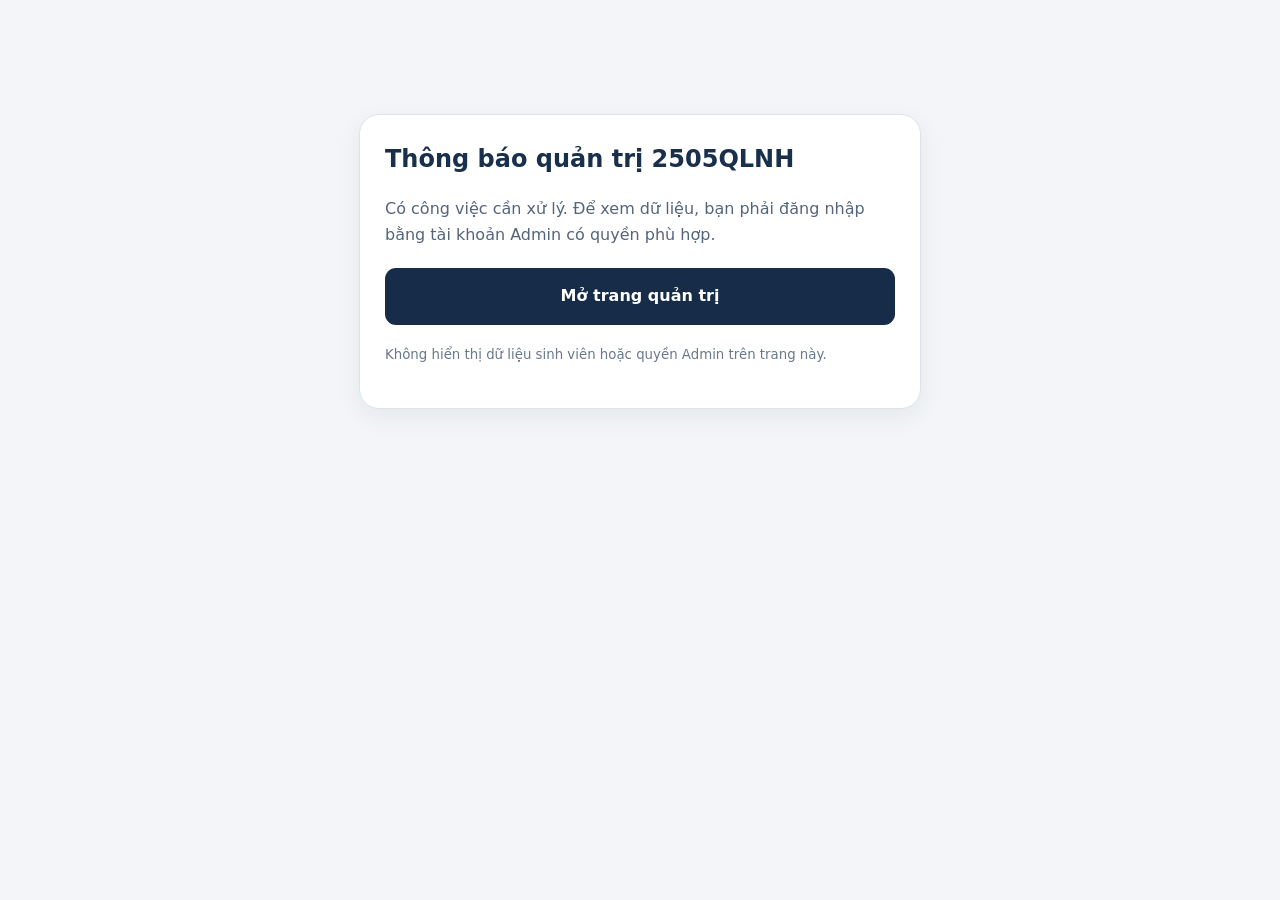
<file: admin-push-open.html>
<!doctype html><html lang="vi"><head><meta charset="utf-8"><meta name="viewport" content="width=device-width,initial-scale=1,viewport-fit=cover"><meta name="theme-color" content="#172c49"><title>2505QLNH · Thông báo quản trị</title>
<style>body{font:16px/1.65 system-ui,-apple-system,sans-serif;background:#f3f5f8;color:#19304c;margin:0;padding:24px}main{max-width:510px;margin:10vh auto;background:white;border:1px solid #dde3ed;border-radius:20px;padding:25px;box-shadow:0 8px 24px #152c4510}h1{font-size:24px;margin:0 0 12px}p{color:#54657b}a{display:block;text-align:center;background:#172c49;color:white;text-decoration:none;padding:15px;border-radius:11px;font-weight:700;margin-top:20px}small{color:#69788c}</style></head><body><main><h1>Thông báo quản trị 2505QLNH</h1><p>Có công việc cần xử lý. Để xem dữ liệu, bạn phải đăng nhập bằng tài khoản Admin có quyền phù hợp.</p><a id="go" href="./">Mở trang quản trị</a><p><small>Không hiển thị dữ liệu sinh viên hoặc quyền Admin trên trang này.</small></p></main>
<script src="./config.js"></script><script>
(()=>{'use strict';let url;try{url=new URL(String(window.CLASS_API_URL||''));}catch{return;}
if(url.protocol!=='https:'||url.hostname!=='script.google.com'||!/^\/macros\/s\/[^/]+\/exec$/.test(url.pathname))return;
const q=new URLSearchParams(location.search),type=q.get('qlnhTask')||'',id=q.get('qlnhRecord')||'';
if(/^[a-z][a-z0-9._-]{2,63}$/.test(type))url.searchParams.set('qlnhTask',type);
if(/^[A-Za-z0-9_:.@-]{1,100}$/.test(id))url.searchParams.set('qlnhRecord',id);
document.getElementById('go').href=url.href;
})();
</script></body></html>
</file>
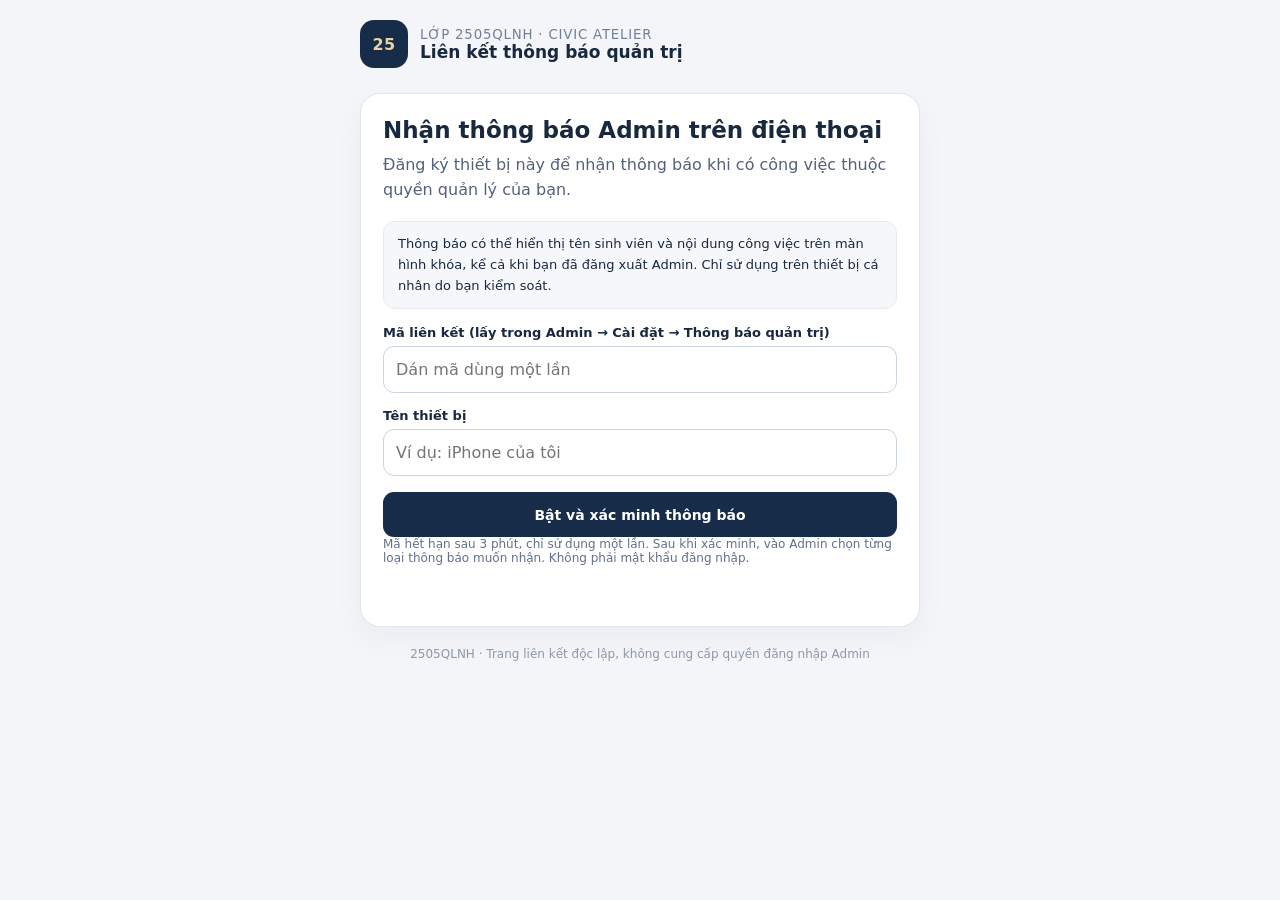
<file: admin-push-setup.html>
<!doctype html>
<html lang="vi"><head><meta charset="utf-8"><meta name="viewport" content="width=device-width, initial-scale=1, viewport-fit=cover"><meta name="theme-color" content="#172c49"><link rel="manifest" href="./admin-push-manifest.webmanifest"><link rel="apple-touch-icon" href="./icon-180.png"><title>2505QLNH · Kích hoạt Push Admin</title>
<style>
:root{color-scheme:light;font-family:system-ui,-apple-system,'Segoe UI',sans-serif;color:#18283e;background:#f3f5f8}*{box-sizing:border-box}
body{margin:0;padding:calc(20px + env(safe-area-inset-top)) 16px 32px;min-height:100dvh}
main{max-width:560px;margin:auto}.top{display:flex;align-items:center;gap:12px;margin-bottom:25px}.logo{display:grid;place-items:center;width:48px;height:48px;border-radius:14px;background:#172c49;color:#e9d3a4;font-weight:800;letter-spacing:.02em}.top small{display:block;color:#718099;letter-spacing:.06em}.top b{font-size:17px}.card{border:1px solid #dfe5ee;background:white;border-radius:20px;padding:22px;box-shadow:0 12px 32px rgba(18,39,71,.04)}h1{font-size:23px;line-height:1.25;margin:0 0 7px}p{line-height:1.6;color:#52627a;margin:7px 0 18px}.notice{padding:12px 14px;border-radius:12px;background:#f5f7fb;border:1px solid #e7ebf0;margin:16px 0;font-size:13px;line-height:1.6}.warning{background:#fff8ea;border-color:#f6e2b9}label{display:block;font-size:13px;font-weight:700;margin:15px 0 6px}input{display:block;width:100%;padding:13px 12px;border:1px solid #cbd5e1;border-radius:11px;background:white;font:inherit;color:#1d2b3b}input:focus{outline:2px solid #8cb4e4;outline-offset:1px}button{border:0;border-radius:11px;background:#172c49;color:white;font:inherit;font-size:14px;font-weight:700;padding:13px 16px;min-height:45px;cursor:pointer;width:100%;margin-top:16px}button.secondary{background:#f0f4fa;color:#23456c;border:1px solid #d5deeb}button:disabled{opacity:.6;cursor:wait}.fine{font-size:12px;color:#60708b}.status{white-space:pre-wrap;min-height:26px;margin-top:13px;font-size:13px;font-weight:600}section[hidden]{display:none}.foot{font-size:12px;text-align:center;color:#8d98a8;padding-top:20px}
</style></head><body><main>
<header class="top"><div class="logo">25</div><div><small>LỚP 2505QLNH · CIVIC ATELIER</small><b>Liên kết thông báo quản trị</b></div></header>
<div class="card"><h1>Nhận thông báo Admin trên điện thoại</h1><p>Đăng ký thiết bị này để nhận thông báo khi có công việc thuộc quyền quản lý của bạn.</p>
<div id="iosTip" class="notice warning" hidden>Trên iPhone/iPad, hãy mở bằng Safari, chọn <strong>Chia sẻ → Thêm vào Màn hình chính</strong>, sau đó mở ứng dụng từ biểu tượng vừa tạo trước khi bật Push.</div>
<div class="notice">Thông báo có thể hiển thị tên sinh viên và nội dung công việc trên màn hình khóa, kể cả khi bạn đã đăng xuất Admin. Chỉ sử dụng trên thiết bị cá nhân do bạn kiểm soát.</div>
<section id="begin"><label for="pairCode">Mã liên kết (lấy trong Admin → Cài đặt → Thông báo quản trị)</label><input id="pairCode" autocomplete="off" autocapitalize="off" spellcheck="false" placeholder="Dán mã dùng một lần" maxlength="30"><label for="deviceName">Tên thiết bị</label><input id="deviceName" maxlength="64" placeholder="Ví dụ: iPhone của tôi"><button id="pairButton" type="button">Bật và xác minh thông báo</button><div class="fine">Mã hết hạn sau 3 phút, chỉ sử dụng một lần. Sau khi xác minh, vào Admin chọn từng loại thông báo muốn nhận. Không phải mật khẩu đăng nhập.</div></section>
<section id="verify" hidden><p>OneSignal đã nhận yêu cầu gửi mã xác minh. Hãy xem thông báo mới trên thiết bị này và nhập mã 6 chữ số xuất hiện trong đó.</p><label for="verifyCode">Mã xác minh từ thông báo Push</label><input id="verifyCode" inputmode="numeric" pattern="[0-9]{6}" maxlength="6" placeholder="000000" autocomplete="one-time-code"><button id="verifyButton" type="button">Xác minh thiết bị</button><button id="resetButton" class="secondary" type="button">Bắt đầu lại</button></section>
<div id="status" role="status" aria-live="polite" class="status"></div></div><footer class="foot">2505QLNH · Trang liên kết độc lập, không cung cấp quyền đăng nhập Admin</footer></main>
<script src="./push-config.js"></script><script src="./student-auth-config.js"></script><script src="./admin-push-setup.js?v=29.2.0" defer></script></body></html>
</file>
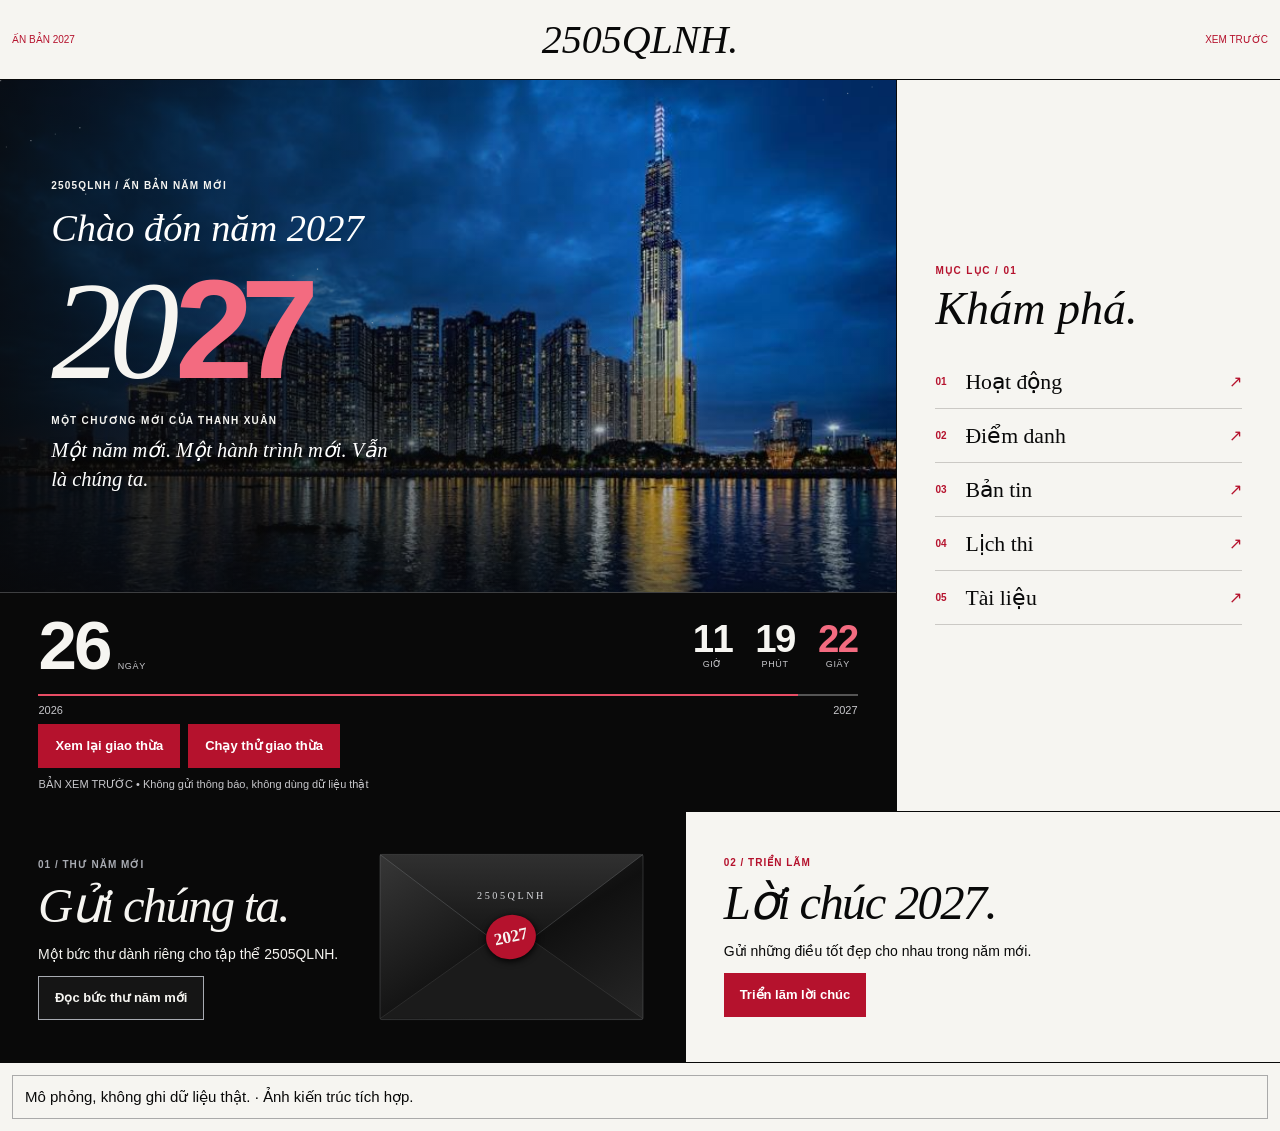
<file: newyear-preview-v31.html>
<!doctype html><html lang="vi" class="theme-newyear qlnh-authenticated qlnh-v28-ui"><head><meta charset="utf-8"><meta name="viewport" content="width=device-width,initial-scale=1"><title>After Midnight 2027</title><style>/* V36: functional views, consolidated selected rules; all scoped to New Year. */
.theme-newyear :is(.page-ribbon,.content-page-head,.v17-page-head,.branch-banner){border-radius:0!important;background:#14263c!important;color:#F6F5F1!important;border:0!important;border-bottom:4px solid #8e8e8e!important;box-shadow:none!important;padding:clamp(24px,4vw,52px)!important}
.theme-newyear :is(.page-ribbon,.content-page-head,.v17-page-head,.branch-banner) :is(h1,h2){color:#f5f5f5!important;font:400 italic clamp(30px,4vw,54px)/1.06 var(--ed-serif)!important;letter-spacing:-.04em}
.theme-newyear :is(.page-ribbon,.content-page-head,.v17-page-head,.branch-banner) :is(p,small,span){color:#d8d8d8}
.theme-newyear :is(.surface-panel,.panel,.attendancePanel,.infoCard,.seriesCard,.congress,.regForm,.org-intro,.v17-card,.v17-doc-detail,.push-panel,.student-auth-card,.qv26-shell,.qv26-calendar,.qv26-agenda,.fund-student-activity,.fund-student-report){background:#F6F5F1!important;color:#090909!important;border:1px solid #c9c9c9!important;border-radius:0!important;box-shadow:none!important;min-width:0}
.theme-newyear :is(.panel-heading,.section-title,.news-article-heading) :is(h1,h2,h3){font:400 clamp(24px,3.2vw,40px)/1.12 var(--ed-serif)!important;color:#B5122D!important;letter-spacing:-.025em}
.theme-newyear .panel-heading{border-bottom:1px solid #b7b7b7!important;padding-bottom:12px!important;align-items:center}
.theme-newyear .panel-heading svg{color:#B5122D!important}
.theme-newyear .mini-link{background:transparent!important;color:#5c5c5c!important;border:0!important;border-radius:0!important;min-height:44px;white-space:normal}
.theme-newyear .home-alert{background:#B5122D!important;color:#F6F5F1!important;border-radius:0!important;border-left:5px solid #b5b5b5!important}
.theme-newyear .homeEventItem{border:0!important;border-bottom:1px solid #c9c9c9!important;background:#F6F5F1!important;border-radius:0!important;color:#090909!important}
.theme-newyear .eventDate{background:#172b40!important;color:#f5f5f5!important;border-radius:0!important;border:0!important}
.theme-newyear #v17Upcoming{background:#B5122D!important;color:#F6F5F1!important;border:1px solid #ababab!important;border-radius:0!important}
.theme-newyear #class .personnelGrid{grid-template-columns:repeat(auto-fit,minmax(min(100%,210px),1fr))!important;gap:16px!important}
.theme-newyear #class .personnelGrid>*{border-radius:0!important;border:1px solid #c9c9c9!important;background:#F6F5F1!important;color:#090909!important;box-shadow:none!important}
.theme-newyear #class .org-intro{padding:clamp(20px,4vw,46px)!important;font-size:17px;line-height:1.75}
.theme-newyear .branch-banner-hoi{background:#B5122D!important}
.theme-newyear .branch-subnav{background:#F6F5F1!important;border-bottom:1px solid #979797!important;border-radius:0!important}
.theme-newyear .branch-subnav button{min-height:44px;color:#B5122D!important;background:transparent!important;border-radius:0!important}
.theme-newyear #activityList>*{border-radius:0!important;border:1px solid #c9c9c9!important;border-left:4px solid #B5122D!important;background:#F6F5F1!important;color:#090909!important;box-shadow:none!important}
.theme-newyear #attendanceList{border:2px dashed #8e8e8e!important;padding:clamp(16px,4vw,38px)!important;background:#F6F5F1!important}
.theme-newyear #ballotContent{padding:clamp(18px,4vw,42px)!important}
.theme-newyear #ballotTitle{font-family:var(--ed-serif)!important;color:#B5122D!important}
.theme-newyear .qv26-day{border-radius:0!important;background:#F6F5F1!important;color:#090909!important;border-color:#d1d1d1!important}
.theme-newyear .qv26-today{outline:2px solid #B5122D;outline-offset:-2px}
.theme-newyear .qv26-selected{background:#B5122D!important;color:white!important}
.theme-newyear .qv26-month{font:400 30px var(--ed-serif)!important;color:#B5122D!important}
.theme-newyear :is(.qv26-event-row,.qv26-rem-row){border-radius:0!important;border-left:3px solid #8e8e8e!important;background:#F6F5F1!important;color:#090909!important}
.theme-newyear :is(.news-page,.news-detail-page,.nuInboxPage){background:#F6F5F1!important;color:#090909!important;border-radius:0!important;box-shadow:none!important}
.theme-newyear .news-grid{gap:14px!important}
.theme-newyear .news-grid>*:not(p){border-radius:0!important;border:1px solid #c9c9c9!important;background:#F6F5F1!important;color:#090909!important;box-shadow:none!important}
.theme-newyear .news-grid :is(h2,h3){font:400 clamp(20px,2.5vw,29px)/1.15 var(--ed-serif)!important;color:#090909!important}
.theme-newyear #newsDetailBody{max-width:760px;margin:auto;color:#090909!important;font-size:17px;line-height:1.8}
.theme-newyear :is(.news-tabs,.news-kind-tabs,.v17-tabs,.fund-student-tabs){border-radius:0!important;background:#EAE7E1!important;border:1px solid #c9c9c9!important}
.theme-newyear :is(.news-tabs,.news-kind-tabs,.v17-tabs,.fund-student-tabs) button{min-height:44px;border-radius:0!important;color:#090909!important}
.theme-newyear :is(.news-tabs,.news-kind-tabs,.v17-tabs,.fund-student-tabs) button:is(.active,.selected,[aria-selected=true],[aria-pressed=true]){background:#B5122D!important;color:#F6F5F1!important}
.theme-newyear :is(#qlnhNoticeList,#nuFeedList)>*{background:#F6F5F1!important;color:#090909!important;border-radius:0!important;border:0!important;border-bottom:1px solid #c9c9c9!important;box-shadow:none!important}
.theme-newyear :is(.qlnh-notices-toolbar,.nuInboxToolbar,.qlnh-v28-inbox-summary){background:#EAE7E1!important;color:#090909!important;border-radius:0!important;border-color:#c9c9c9!important}
.theme-newyear .push-options label{background:#F6F5F1!important;border-bottom:1px solid #c9c9c9!important;min-height:48px;color:#090909!important}
.theme-newyear .v17-card :is(h2,h3,strong){font-family:var(--ed-serif)!important;color:#090909!important}
.theme-newyear #v17ExamsList .v17-card{border-top:4px solid #B5122D!important;padding:20px!important}
.theme-newyear #v17DocList>*{border-radius:0!important;background:#F6F5F1!important;color:#090909!important;border:0!important;border-bottom:1px solid #c9c9c9!important}
.theme-newyear #qlnhDocReader{background:#151515!important;color:#F6F5F1!important}
.theme-newyear .fund-personal{background:#14263c!important;color:#F6F5F1!important;border-radius:0!important;border:1px solid #ababab!important}
.theme-newyear .fund-personal :is(.fund-balance,.fund-personal-name){font-family:var(--ed-serif)!important;color:#d7d7d7!important}
.theme-newyear .fund-student-item{background:#F6F5F1!important;color:#090909!important;border-bottom:1px solid #c9c9c9!important;border-radius:0!important}
.theme-newyear .fund-in{color:#176b47!important}
.theme-newyear .fund-out{color:#a5223b!important}
.theme-newyear :is(.page,.student-auth-card,#guestAuthDialog,.push-panel,.qv26-dialog) :is(input:not([type=checkbox]):not([type=radio]):not([type=range]):not([type=hidden]),select,textarea){background:#F6F5F1!important;color:#090909!important;border:1px solid #aaaaaa!important;border-radius:3px!important;min-height:44px;font-size:16px!important;max-width:100%}
.theme-newyear :is(.page,.student-auth-card,#guestAuthDialog,.push-panel) :is(input,textarea)::placeholder{color:#636363!important}
.theme-newyear :is(.page,.student-auth-card) :is(.primary,.btnPrimary,.v17-btn-primary,.qv26-primary,button[type=submit]){background:#B5122D!important;color:#F6F5F1!important;border-color:#B5122D!important;border-radius:0!important;min-height:44px}
.theme-newyear :is(button,a,input,textarea,select):focus-visible{outline:3px solid #7e7e7e!important;outline-offset:2px}
.theme-newyear #studentAuthGate{background:#151515!important}
.theme-newyear .student-auth-card{border-top:5px solid #B5122D!important;padding:28px!important}
.theme-newyear .student-auth-card :is(h1,h2){font:400 32px var(--ed-serif)!important;color:#B5122D!important}
html.theme-newyear .page:not(#home) :is(.page-ribbon,.content-page-head,.v17-page-head,.branch-banner){background:#090909!important;color:#fff!important;border:0!important;border-bottom:3px solid #B5122D!important;padding:clamp(22px,4vw,56px)!important}
html.theme-newyear .page:not(#home) :is(.page-ribbon,.content-page-head,.v17-page-head,.branch-banner) :is(h1,h2){font:italic 500 clamp(32px,5vw,66px)/1.08 var(--ed-serif)!important;letter-spacing:-.05em;color:#F6F5F1!important}
html.theme-newyear .page:not(#home) :is(.page-ribbon,.content-page-head,.v17-page-head,.branch-banner) :is(p,small,span){color:#d6d7da!important}
html.theme-newyear #doan .branch-banner{background:#B5122D!important}
html.theme-newyear #hoi .branch-banner{background:#F6F5F1!important;border-bottom:1px solid #090909!important}
html.theme-newyear #hoi .branch-banner :is(h1,h2,p,small,span){color:#090909!important}
html.theme-newyear #activityList>*{border:0!important;border-bottom:1px solid #a8abb2!important;padding:clamp(14px,2vw,26px)!important}
html.theme-newyear #activityList>*:first-child{border-top:4px solid #B5122D!important}
html.theme-newyear #attendanceList{border:0!important;border-block:1px dashed #a8abb2!important;background:#F6F5F1!important}
html.theme-newyear #attendanceList>*{border-radius:0!important}
html.theme-newyear #ballotContent{background:#F6F5F1!important;border:1px solid #a8abb2!important;border-top:4px solid #090909!important}
html.theme-newyear #ballotContent label{min-height:44px}
html.theme-newyear :is(.news-page,.news-detail-page,.nuInboxPage){background:#F6F5F1!important;color:#090909!important}
html.theme-newyear .news-grid>*:not(p){border:0!important;border-top:1px solid #090909!important}
html.theme-newyear #newsDetailBody{font:400 17px/1.85 var(--ed-sans)!important}
html.theme-newyear #newsDetailBody h1{font:italic 500 clamp(34px,5vw,64px)/1.08 var(--ed-serif)!important}
html.theme-newyear :is(#qlnhNoticeList,#nuFeedList)>*{border-bottom:1px solid #a8abb2!important}
html.theme-newyear .qv26-month{font:italic 500 34px/1.1 var(--ed-serif)!important;color:#090909!important}
html.theme-newyear .qv26-day{background:#F6F5F1!important;color:#090909!important;border-color:#d3d1cd!important}
html.theme-newyear .qv26-selected{background:#B5122D!important;color:#fff!important}
html.theme-newyear #v17ExamsList .v17-card{border:0!important;border-top:3px solid #B5122D!important;border-bottom:1px solid #a8abb2!important}
html.theme-newyear #v17DocList>*{border-bottom:1px solid #a8abb2!important}
html.theme-newyear .fund-personal{background:#090909!important;color:#F6F5F1!important;border:0!important}
html.theme-newyear .fund-personal :is(.fund-balance,.fund-personal-name){color:#F6F5F1!important}
html.theme-newyear .student-auth-card{border-top:4px solid #B5122D!important;background:#F6F5F1!important}
html.theme-newyear .siteFooter{background:#090909!important;color:#F6F5F1!important;border-top:3px solid #B5122D!important}
html.theme-newyear .siteFooter :is(a,small,p){color:#d1d1d4!important}
html.theme-newyear #activities .itemCard{display:grid;grid-template-columns:clamp(64px,11vw,132px) minmax(0,1fr) minmax(160px,27%);gap:clamp(12px,2vw,30px);border:0!important;border-top:1px solid #090909!important;border-radius:0!important;background:#F6F5F1!important;box-shadow:none!important;padding:20px 0!important;align-items:start}
html.theme-newyear #activities .eventDate{background:transparent!important;border:0!important;color:#090909!important;font:800 clamp(33px,6vw,74px)/.95 var(--ed-sans)!important;text-align:left!important;min-width:0;min-height:0;box-shadow:none!important}
html.theme-newyear #activities .eventDate small{color:#B5122D!important;font:600 10px/1.4 var(--ed-sans)!important;letter-spacing:.1em}
html.theme-newyear #activities .eventMain h2{font:italic 500 clamp(22px,3vw,38px)/1.16 var(--ed-serif)!important;color:#090909!important;overflow-wrap:anywhere}
html.theme-newyear #activities .eventRegistration{background:#090909!important;color:#F6F5F1!important;border-radius:0!important;border:0!important;padding:14px!important;min-width:0}
html.theme-newyear #activities .eventRegistration summary{color:#F6F5F1!important;font-weight:700;cursor:pointer}
html.theme-newyear #activities .eventRegistration :is(label,p,small){color:#F6F5F1!important}
html.theme-newyear #activities .eventRegistration input{background:#F6F5F1!important;color:#090909!important;width:100%;min-width:0}
html.theme-newyear #activities .eventRegistration button{background:#B5122D!important;color:white!important;width:100%;min-height:44px}
html.theme-newyear #attendance .att-session{position:relative;background:#090909!important;color:#F6F5F1!important;border:0!important;border-radius:0!important;box-shadow:none!important;padding:clamp(20px,3vw,38px)!important;margin-bottom:24px;overflow:hidden}
html.theme-newyear #attendance .att-session :is(h2,h3){font:italic 500 clamp(24px,4vw,44px)/1.14 var(--ed-serif)!important;color:#F6F5F1!important;overflow-wrap:anywhere}
html.theme-newyear #attendance .att-kicker{color:#A8ABB2!important;letter-spacing:.16em}
html.theme-newyear #attendance .att-session-top{border-bottom:1px dashed #A8ABB2!important;padding-bottom:16px;gap:12px;flex-wrap:wrap}
html.theme-newyear #attendance .att-meta{border-bottom:1px solid #a8abb255!important;padding-block:16px}
html.theme-newyear #attendance .att-session :is(.att-note,.att-meta,.att-meta b,.att-meta span){color:#F6F5F1!important}
html.theme-newyear #attendance .att-submit{background:#F6F5F1!important;color:#090909!important;padding:18px!important;border:0!important;border-radius:0!important;border-top:3px solid #B5122D!important;min-width:0}
html.theme-newyear #attendance .att-submit :is(label,small,p){color:#090909!important}
html.theme-newyear #attendance .att-submit .att-send{min-height:48px;background:#B5122D!important;color:white!important;border:0!important;border-radius:0!important;width:100%}
html.theme-newyear #attendance .att-submit .att-send:disabled{background:#D1CFCA!important;color:#565656!important;opacity:1}
html.theme-newyear #attendance .att-preview img{max-width:100%;max-height:45vh;object-fit:contain}
html.theme-newyear #attendance .att-status{border-radius:0!important;white-space:normal!important;overflow-wrap:anywhere}
html.theme-newyear #attendance .att-status.approved{background:#D6EDE1!important;color:#22543D!important}
html.theme-newyear #attendance .att-status.pending{background:#FFF0D0!important;color:#754900!important}
html.theme-newyear #attendance .att-status.rejected{background:#FBE2E7!important;color:#87152C!important}
html.theme-newyear #voteStandalone .ballotStandaloneInner{max-width:880px;margin:auto;background:#F6F5F1!important;color:#090909!important;border:0!important;box-shadow:none!important;padding:clamp(14px,4vw,48px)!important}
html.theme-newyear #voteStandalone :is(input[type=checkbox],input[type=radio]),html.theme-newyear #ballot :is(input[type=checkbox],input[type=radio]){accent-color:#B5122D;min-width:20px;min-height:20px}
html.theme-newyear :is(#ballot,#voteStandalone) label{overflow-wrap:anywhere}
html.theme-newyear #calendar .qv26-shell{background:#F6F5F1!important;border:0!important;border-radius:0!important;box-shadow:none!important}
html.theme-newyear #calendar .qv26-day{border-radius:0!important;min-width:0;min-height:44px}
html.theme-newyear #documents .v17-docitem{border:0!important;border-top:1px solid #a8abb2!important;background:#F6F5F1!important;box-shadow:none!important;border-radius:0!important;padding:18px 0!important;gap:14px}
html.theme-newyear #documents .v17-docicon{background:#090909!important;color:#F6F5F1!important;border-radius:0!important}
html.theme-newyear #exams .v17-card{border:0!important;border-top:1px solid #090909!important;background:#F6F5F1!important;box-shadow:none!important;border-radius:0!important}
html.theme-newyear #funds .fund-personal{background:#090909!important;color:#F6F5F1!important;border-radius:0!important;box-shadow:none!important}
html.theme-newyear #funds .fund-personal :is(.fund-balance,.fund-personal-caption,.fund-personal-name,.fund-personal-note){color:#F6F5F1!important}
html.theme-newyear #funds .fund-balance{font:800 clamp(30px,5vw,65px)/1.1 var(--ed-sans)!important;overflow-wrap:anywhere}
html.theme-newyear #funds .fund-student-item{border-radius:0!important;border-bottom:1px solid #a8abb2!important;box-shadow:none!important}
@media(max-width:700px){html.theme-newyear #activities .itemCard{grid-template-columns:68px minmax(0,1fr);gap:12px}html.theme-newyear #activities .eventSide{grid-column:1/-1}html.theme-newyear #attendance .att-session-top{flex-direction:column;align-items:flex-start}}

/* V36: retained show and letter mechanics, no legacy cover layout. */
html.theme-newyear .ny31-hero[hidden],html.theme-newyear .ny31-show[hidden]{display:none!important}
html.theme-newyear .ny31-show{background:#090909!important;color:#F6F5F1!important;--ny-gold:#A8ABB2;--ny-ink:#F6F5F1}
html.theme-newyear .ny31-show[open]{display:grid}
html.theme-newyear .ny31-show .ny31-top{flex-wrap:wrap}
html.theme-newyear .ny31-show .ny31-top span{font-size:11px;color:#dcdcdc;letter-spacing:.13em}
html.theme-newyear .ny31-show .ny31-content{text-shadow:0 2px 16px #000}
html.theme-newyear .ny31-scene-title{font:700 clamp(26px,6vw,66px)/1.12 Georgia,serif;color:#e8e8e8;text-shadow:0 4px 20px #b8b8b860;margin:12px 0}
html.theme-newyear .ny31-scene-sub{font-size:clamp(15px,3vw,24px);line-height:1.5;max-width:650px;margin:14px auto;color:#f1f1f1}
html.theme-newyear .ny31-progress{height:3px;background:#ffffff2a;position:absolute;bottom:calc(20px + env(safe-area-inset-bottom));left:7%;right:7%;border-radius:5px;overflow:hidden}
html.theme-newyear .ny31-progress i{display:block;height:100%;background:#dcdcdc;width:0}
html.theme-newyear .ny31-envelope{position:relative;width:min(260px,72vw);aspect-ratio:1.55;margin:22px auto 26px;perspective:700px;filter:drop-shadow(0 12px 30px #c7c7c744)}
html.theme-newyear .ny31-envelope img{position:absolute;width:100%;height:100%;object-fit:contain;inset:0}
html.theme-newyear .ny31-envelope .ny31-flap{transform-origin:50% 0;transition:transform .75s ease-in-out;z-index:3}
html.theme-newyear .ny31-envelope .ny31-seal{position:absolute;top:49%;left:50%;translate:-50% -50%;width:52px;height:52px;display:grid;place-items:center;color:#e6e6e6;background:radial-gradient(circle at 40% 30%,#c54e42,#7d182a);box-shadow:inset 0 0 0 3px #b55c40,0 4px 7px #0005;border-radius:50%;z-index:4;font:700 14px Georgia;transition:opacity .3s}
html.theme-newyear .ny31-envelope.open .ny31-flap{transform:rotateX(180deg)}
html.theme-newyear .ny31-envelope.open .ny31-seal{opacity:0}
html.theme-newyear .ny31-letter{overflow-wrap:anywhere;white-space:normal}
html.theme-newyear .ny31-letter h2{font:italic 500 clamp(30px,5vw,54px)/1.15 var(--ed-serif)!important;color:#B5122D!important;border-bottom:1px solid #090909;padding-bottom:16px}
html.theme-newyear .ny31-letter p{white-space:pre-wrap;line-height:1.8}
html.theme-newyear .ny31-letter .ny31-sign{text-align:right;font-style:italic;color:#575757}
html.theme-newyear .ny31-letter small{color:#575757;letter-spacing:.14em;font-size:11px}
html.theme-newyear .ny31-show .ny31-scene-title,html.theme-newyear .ny31-show .ny31-scene-sub{animation:ny31-enter .65s ease-out both}
@keyframes ny31-enter{from{opacity:0;transform:translateY(12px)}to{opacity:1;transform:translateY(0)}}
html.theme-newyear .ny31-scene-photo{display:block;max-height:35vh;max-width:100%;object-fit:contain;margin:0 auto 12px;animation:ny31-enter .8s both}
html.theme-newyear .ny31-film{display:flex;overflow:hidden;gap:12px;padding:12px;border-block:5px dashed #a7a7a7;background:#14101c;max-width:100%;justify-content:center}
html.theme-newyear .ny31-film figure{flex:1 0 30%;max-width:230px;margin:0;color:#fff;font-size:12px;animation:ny31-enter .75s both}
html.theme-newyear .ny31-film img{width:100%;height:120px;object-fit:cover}
html.theme-newyear .ny31-story,html.theme-newyear .ny31-wish{border:1px solid #b0b0b066;background:linear-gradient(145deg,#353535,#101c37);border-radius:16px;padding:20px;color:#F6F5F1;text-align:left}
html.theme-newyear .ny31-story{max-width:520px;margin:12px auto;font-size:18px}
html.theme-newyear .ny31-story h3{font:700 32px Georgia;color:#e4e4e4}
html.theme-newyear .ny31-wish-grid{display:grid;grid-template-columns:repeat(6,minmax(0,1fr));gap:0!important;align-items:stretch;text-align:left}
html.theme-newyear .ny31-wish span{color:#dfdfdf;font-size:28px}
html.theme-newyear .ny31-wish p{color:#F6F5F1!important;margin:0 0 12px;overflow-wrap:anywhere}
html.theme-newyear .ny31-wish-form{display:grid;gap:10px;margin:16px auto;max-width:500px;text-align:left}
html.theme-newyear .ny31-wish-form textarea{background:#f5f5f5;color:#18243e;border-radius:10px;padding:12px;font:16px system-ui;width:100%;box-sizing:border-box}
html.theme-newyear .ny31-hero button[hidden]{display:none!important}
html.theme-newyear .ny31-show button:disabled{opacity:.45;cursor:default}
html.theme-newyear .ny31-show .ny31-top button{font-size:12px;padding:8px 10px}
html.theme-newyear .ny31-show .ny31-content>button{margin:4px}
.theme-newyear .ny31-show .ny33-city{background-image:linear-gradient(0deg,#090909d9,#09090954 45%,#090909a0),var(--ny33-city-primary);background-size:cover;background-position:center}
.theme-newyear .ny31-show[data-scene^=journey] .ny33-city{background-image:linear-gradient(0deg,#090909d9,#09090965),var(--ny33-city-secondary)}
.theme-newyear .ny31-show:is([data-scene=quiet],[data-scene=envelope],[data-scene=wishes]) .ny33-city{opacity:.18}
.theme-newyear .ny31-show .ny31-stage{z-index:0!important}
.theme-newyear .ny31-show .ny31-scene-title{color:#F6F5F1!important;font:italic 500 clamp(35px,8vw,100px)/1.08 var(--ed-serif)!important;text-shadow:none}
html.theme-newyear .ny31-show .ny31-year{justify-content:center;font-size:clamp(95px,28vmin,235px)!important}
html.theme-newyear .ny31-show[data-scene^=count] .ny31-year{font:900 clamp(120px,35vmin,290px)/1 Arial!important;color:#F6F5F1!important;letter-spacing:-.06em!important;border:1px solid #A8ABB2;padding:12px!important}
.theme-newyear .ny31-show .ny31-progress i{background:#B5122D!important}
.theme-newyear .ny31-show .ny31-progress{background:#a8abb255!important}
.theme-newyear .ny31-envelope .ny31-seal{background:radial-gradient(circle at 35% 30%,#d73650,#7b0d22)!important;color:#F6F5F1!important;box-shadow:inset 0 0 0 2px #a8abb280!important}
.theme-newyear .ny33-paper-slip{position:absolute;left:8%;right:8%;top:10%;height:70%;background:#F6F5F1;color:#090909;padding:14px;display:flex;align-items:center;justify-content:center;font:italic 20px var(--ed-serif);z-index:2;transform:translateY(10%);transition:transform .85s ease;clip-path:inset(0 0 12% 0);opacity:0}
.theme-newyear .ny31-envelope.open .ny33-paper-slip{transform:translateY(-70%);opacity:1}
html.theme-newyear .ny31-letter :is(p,small){color:#090909!important}
.theme-newyear .ny31-letter p:first-of-type::first-letter{float:left;font:italic 500 3.2em/.85 var(--ed-serif);color:#B5122D;margin:4px 8px 0 0}
html.theme-newyear .ny31-wish{grid-column:span 3;background:transparent!important;border:0!important;border-top:1px solid #a8abb255!important;color:#F6F5F1!important;min-width:0;padding:20px 12px!important}
html.theme-newyear .ny31-wish:nth-child(3n/**/+1){grid-column:span 6}
.theme-newyear .ny31-wish:nth-child(3n/**/+1) p{font:italic 500 clamp(24px,5vw,48px)/1.18 var(--ed-serif)!important}
.theme-newyear .ny31-wish:nth-child(3n/**/+2) p{font:800 clamp(17px,3vw,29px)/1.25 var(--ed-sans)!important}
.theme-newyear .ny31-wish:nth-child(3n/**/+3) p{font:italic 500 clamp(17px,3vw,30px)/1.25 var(--ed-serif)!important;color:#F1788B!important}
.theme-newyear .ny31-wish small{color:#A8ABB2!important}
.theme-newyear .ny31-wish-form{background:#171717!important;border:1px solid #a8abb255!important;color:#F6F5F1!important}
.theme-newyear .ny31-wish-form textarea{background:#F6F5F1!important;color:#090909!important;border-radius:0!important}
html.theme-newyear .ny33-wish-sent{background:#090909e8;color:#F6F5F1;padding:24px;border-block:1px solid #A8ABB2;animation:ny31-enter .5s both;overflow-wrap:anywhere}
html.theme-newyear .ny33-wish-sent p{font:italic 500 28px var(--ed-serif)}
html.theme-newyear .ny31-show .ny31-letter{text-shadow:none}
/* V36 AFTER MIDNIGHT — exclusive theme shell, cover, layout and tokens. */
html.theme-newyear{color-scheme:light;--ed-paper:#F6F5F1;--ed-ink:#090909;--ed-red:#B5122D;--ed-night:#090909;--ed-gold:#A8ABB2;--ed-line:#cbc9c5;--ed-serif:'Playfair Display',Georgia,'Times New Roman',serif;--ed-sans:'Be Vietnam Pro',Arial,sans-serif;--ny-bg:#090909;--ny-panel:#151515;--ny-gold:#A8ABB2;--ny-ink:#F6F5F1;--ny-muted:#BFC0C5;--ny-edge:#A8ABB255;--ny-night-950:#090909;--ny-night-900:#090909;--ny-night-800:#242424;--ny-night-700:#303030;--ny-gold-300:#A8ABB2;--ny-gold-400:#A8ABB2;--ny-gold-ink:#4e4e52;--ny-ivory-50:#F6F5F1;--ny-ink-900:#090909;--ny-red-600:#B5122D;--ny-ok-ink:#176b47;--ny-warn-ink:#805819;--ny-err-ink:#a5223b;--ny-info-ink:#285fa8;--v28-page:#F6F5F1;--v28-surface:#FFFFFF;--v28-soft:#EAE7E1;--v28-ink:#090909;--v28-muted:#555555;--v28-line:#cbc9c5;--v28-accent:#B5122D;--v28-focus:#B5122D;--v28-header:#F6F5F1;--v28-header-text:#090909;--v28-spot:#EAE7E1;--v28-shadow:0 8px 28px #0002;--ink:#090909;--muted:#555555;--surface:#F6F5F1;--ivory:#F6F5F1;--red:#B5122D;--gold:#A8ABB2;--line:#cbc9c5;--v17-wine:#B5122D;--v17-ink:#090909;--ny-font-body:var(--ed-sans);--ny-font-display:var(--ed-serif);--ny-ease:cubic-bezier(.22,.8,.2,1);--ny-normal:280ms}
html.theme-newyear body,html.theme-newyear #siteMain,html.theme-newyear #home{background:#F6F5F1!important;background-image:none!important;color:#090909;font-family:var(--ed-sans);min-width:0}
html.theme-newyear #home>.hero-wrap,html.theme-newyear #teacherTribute,html.theme-newyear .civic-art-credit,html.theme-newyear .photoCredit{display:none!important}
html.theme-newyear .top{width:100%;box-sizing:border-box;display:grid!important;grid-template-columns:minmax(45px,1fr) minmax(0,3fr) minmax(45px,1fr);gap:8px;align-items:center;height:auto!important;min-height:80px;padding:10px clamp(12px,3vw,44px)!important;background:#F6F5F1!important;color:#090909!important;border:0!important;border-bottom:1px solid #090909!important;box-shadow:none!important}
html.theme-newyear .top::before{content:'ẤN BẢN ĐẶC BIỆT\A 2027';white-space:pre;grid-column:1;grid-row:1;color:#B5122D;font:700 clamp(9px,1.2vw,13px)/1.5 var(--ed-sans);letter-spacing:.08em}
html.theme-newyear.qlnh-v28-ui .top .brand{grid-area:1/2;max-width:100%;min-width:0;justify-content:center;gap:8px;background:none!important;color:#090909!important;border:0!important;padding:0;text-align:center}
html.theme-newyear .top .brandSeal{flex:0 0 28px;width:28px;height:28px;background:none!important;border:0!important;color:#B5122D!important}
html.theme-newyear .top .brandCopy{min-width:0;max-width:100%;display:flex;flex-direction:column;align-items:center;gap:3px}
html.theme-newyear .top .brandCopy strong{font:italic 500 clamp(22px,3.8vw,52px)/1.1 var(--ed-serif)!important;color:#090909!important;white-space:normal;letter-spacing:-.045em;text-align:center}
html.theme-newyear .top .brandCopy small{font:600 9px/1.3 var(--ed-sans)!important;letter-spacing:.10em;color:#555!important;white-space:normal;text-align:center}
html.theme-newyear .top .headerTools{grid-area:1/3;justify-self:end;margin:0}
html.theme-newyear.qlnh-v28-ui #menuBtn{color:#090909;background:transparent;border:0;border-radius:0;box-shadow:none}
html.theme-newyear:not(.qlnh-authenticated):not(.qlnh-guest) .top{display:none!important}
html.theme-newyear .civic-slogan{background:#B5122D!important;color:#fff!important;border:0!important}
/* Drawer uses real grid tracks; decorative area never overlaps nav. */
html.theme-newyear.qlnh-v28-ui #drawer{width:min(820px,96vw);max-width:100%;padding:0!important;display:grid;grid-template-columns:minmax(0,34%) minmax(0,66%);grid-template-rows:auto minmax(0,1fr) auto;overflow:hidden;isolation:isolate;background:#F6F5F1;color:#090909;border:0;box-shadow:0 0 40px #0005}
html.theme-newyear #drawer::before,html.theme-newyear #drawer::after{content:none;display:none}
html.theme-newyear #drawer .ny34-menu-art{grid-column:1;grid-row:1/4;position:relative;isolation:isolate;min-width:0;overflow:hidden;background:#090909;display:flex;align-items:flex-end;padding:24px 18px;pointer-events:none}
html.theme-newyear #drawer .ny34-menu-art .ny34-photo{object-position:9% 50%}
html.theme-newyear #drawer .ny34-menu-type{position:relative;z-index:2;color:#F6F5F1;font:italic 500 clamp(30px,5vw,72px)/1 var(--ed-serif);letter-spacing:-.06em;text-shadow:0 2px 10px #000}
html.theme-newyear.qlnh-v28-ui #drawer :is(.drawerHeader,.drawerScroll,.drawerFooter){grid-column:2;position:relative;min-width:0;max-width:100%;width:auto;background:#F6F5F1;color:#090909;border-color:#cbc9c5;margin:0;z-index:1}
html.theme-newyear #drawer .drawerHeader{grid-row:1;padding:20px 60px 16px 22px;min-height:84px}
html.theme-newyear #drawer .drawerHeader strong{font:italic 500 26px/1.15 var(--ed-serif);color:#090909}
html.theme-newyear #drawer .qlnh-v28-menu-kicker{color:#B5122D}
html.theme-newyear #drawer .drawerScroll{grid-row:2;overflow:auto;min-height:0;padding:12px 20px}
html.theme-newyear #drawer .drawerFooter{grid-row:3;padding:12px 20px calc(12px + env(safe-area-inset-bottom));border-top:1px solid #cbc9c5}
html.theme-newyear.qlnh-v28-ui #drawer :is(.qlnh-v28-nav-item,.qlnh-v28-groupToggle){color:#090909;background:transparent;border:0;border-radius:0;min-height:46px;box-shadow:none;font:500 14px/1.4 var(--ed-sans);text-align:left}
html.theme-newyear #drawer :is(.qlnh-v28-nav-item,.qlnh-v28-groupToggle) :is(span,svg){color:inherit}
html.theme-newyear.qlnh-v28-ui #drawer :is(.qlnh-v28-nav-item,.qlnh-v28-groupToggle):is(:hover,[aria-current=page],[aria-expanded=true]){background:#EAE7E1;color:#B5122D}
html.theme-newyear #drawer .drawerFooter>button{background:#F6F5F1;color:#B5122D;border:1px solid #B5122D;border-radius:0;min-height:44px}
html.theme-newyear #drawer #closeBtn{background:transparent;color:#090909;border:0;border-radius:0}
/* Cover and rail; all children participate in grid layout. */
html.theme-newyear #home>.ny31-hero{box-sizing:border-box;display:grid;grid-template-columns:minmax(0,7fr) minmax(0,3fr);width:100%;max-width:none;min-height:0;margin:0;padding:0;border:0;background:#F6F5F1;box-shadow:none;gap:0;align-items:stretch;isolation:isolate}
html.theme-newyear .ny33-cinema{display:flex;flex-direction:column;min-width:0;background:#090909;color:#F6F5F1}
html.theme-newyear .ny35-cover{position:relative;isolation:isolate;min-width:0;overflow:hidden;min-height:320px;aspect-ratio:1.75;display:flex;align-items:center;padding:clamp(20px,4vw,58px);box-sizing:border-box}
html.theme-newyear .ny31-stage{position:absolute;inset:0;overflow:hidden;isolation:isolate;pointer-events:none;z-index:0}
html.theme-newyear .ny31-stage .ny33-city{position:absolute;inset:0;background:#090909;overflow:hidden}
html.theme-newyear .ny34-photo{position:absolute;inset:0;width:100%;height:100%;object-fit:cover;object-position:50% 50%;display:block}
html.theme-newyear .ny34-photo[hidden],html.theme-newyear .ny34-reflection[hidden]{display:none!important}
html.theme-newyear .ny33-city::after{content:'';position:absolute;inset:0;background:linear-gradient(90deg,#090909de,#09090975 38%,transparent 78%),linear-gradient(0deg,#09090966,transparent 55%);pointer-events:none}
html.theme-newyear .ny31-stage canvas{position:absolute;inset:0;width:100%;height:100%;pointer-events:none;z-index:1}
html.theme-newyear .ny34-reflection{opacity:.65;filter:blur(2px)}
html.theme-newyear .ny31-copy{position:relative;z-index:2;min-width:0;max-width:82%;text-align:left;color:#F6F5F1}
html.theme-newyear .ny31-kicker{font:600 10px/1.5 var(--ed-sans);letter-spacing:.12em;color:#F6F5F1}
html.theme-newyear .ny31-greeting{font:italic 500 clamp(20px,3vw,42px)/1.2 var(--ed-serif);margin:12px 0;color:#fff;overflow-wrap:anywhere}
html.theme-newyear .ny31-year{display:flex;align-items:baseline;justify-content:center;gap:.06em;font:italic 500 clamp(80px,15vw,208px)/.95 var(--ed-serif);letter-spacing:-.09em;color:#F6F5F1;white-space:nowrap}
html.theme-newyear .ny35-cover .ny31-year{justify-content:flex-start;font-size:clamp(84px,11vw,174px);margin:4px 0 16px}
html.theme-newyear .ny33-twenty{font-family:var(--ed-serif);font-style:italic;font-weight:500}
html.theme-newyear .ny33-seven{font-family:Arial,sans-serif;font-style:normal;font-weight:900;color:#f36b80;letter-spacing:-.09em}
html.theme-newyear .ny31-tag{font:700 10px/1.4 var(--ed-sans);letter-spacing:.13em;color:#F6F5F1}
html.theme-newyear .ny31-copy p{font:italic 500 clamp(15px,1.6vw,23px)/1.4 var(--ed-serif);color:#fff;margin:8px 0 0;max-width:34ch;text-shadow:0 1px 6px #000}
html.theme-newyear .ny35-tools{padding:18px clamp(18px,3vw,44px);border-top:1px solid #A8ABB255;background:#090909;color:#F6F5F1;min-width:0}
html.theme-newyear .ny31-count{display:flex;align-items:center;gap:clamp(12px,3vw,36px);width:100%;min-width:0;margin:0}
html.theme-newyear .ny31-count>.ny31-unit{display:flex;flex-direction:row;align-items:baseline;gap:8px;flex:0 1 auto}
html.theme-newyear .ny36-clock{display:flex;align-items:center;gap:clamp(8px,1.8vw,24px);min-width:0;flex:1;justify-content:flex-end}
html.theme-newyear .ny31-unit{display:flex;flex-direction:column;align-items:center;min-width:0;color:#F6F5F1;background:none;border:0;box-shadow:none;padding:0}
html.theme-newyear .ny31-unit b{font:700 clamp(23px,3vw,47px)/1 var(--ed-sans);font-variant-numeric:tabular-nums;letter-spacing:-.04em;color:#F6F5F1}
html.theme-newyear .ny31-count>.ny31-unit b{font-size:clamp(42px,5.4vw,78px)}
html.theme-newyear .ny31-unit small{font:500 9px/1.5 var(--ed-sans);color:#C7C7CB;letter-spacing:.07em}
html.theme-newyear .ny36-clock .ny31-unit:last-child b{color:#F36B80}
html.theme-newyear .ny33-time-progress{height:2px;background:#555;margin-top:14px;position:relative}
html.theme-newyear .ny33-time-progress i{display:block;height:100%;background:#E84D65}
html.theme-newyear .ny33-time-label{display:flex;justify-content:space-between;gap:8px;margin:8px 0;color:#C7C7CB;font:500 11px var(--ed-sans)}
html.theme-newyear .ny31-actions{display:flex;flex-wrap:wrap;gap:8px;margin-top:8px}
html.theme-newyear .ny31-actions:empty{display:none}
html.theme-newyear .ny31-note{font:500 11px/1.5 var(--ed-sans);color:#C7C7CB;margin-top:8px}
html.theme-newyear :is(.ny31-hero,.ny31-show) button{min-height:44px;padding:10px 16px;border:1px solid #A8ABB2;border-radius:0;background:#151515;color:#F6F5F1;font:600 13px/1.4 var(--ed-sans);cursor:pointer}
html.theme-newyear :is(.ny31-hero,.ny31-show) button.ny31-primary{background:#B5122D;color:#fff;border-color:#B5122D}
html.theme-newyear .ny33-rail{display:flex;flex-direction:column;justify-content:center;min-width:0;padding:clamp(18px,3vw,42px);background:#F6F5F1;border-left:1px solid #090909;color:#090909}
html.theme-newyear .ny33-rail-kicker{font:600 10px var(--ed-sans);letter-spacing:.14em;color:#B5122D}
html.theme-newyear .ny33-rail h2{font:italic 500 clamp(28px,3.6vw,48px)/1.1 var(--ed-serif);margin:8px 0 20px;color:#090909}
html.theme-newyear .ny33-rail .home-shortcuts{display:flex;flex-direction:column;gap:0;padding:0;margin:0;min-width:0;counter-reset:index}
html.theme-newyear .ny33-rail .home-shortcuts::before{display:none;content:none}
html.theme-newyear .ny33-rail .shortcut{counter-increment:index;position:relative;display:flex;flex-direction:row;align-items:center;justify-content:flex-start;gap:12px;min-height:54px;padding:12px 20px 12px 30px;margin:0;background:transparent!important;color:#090909!important;border:0;border-bottom:1px solid #cbc9c5;border-radius:0;box-shadow:none;text-align:left;min-width:0;width:100%;box-sizing:border-box}
html.theme-newyear .ny33-rail .shortcut::before{content:counter(index,decimal-leading-zero);position:absolute;left:0;color:#B5122D;font:600 10px var(--ed-sans)}
html.theme-newyear .ny33-rail .shortcut::after{content:'↗';position:absolute;right:0;color:#B5122D;font:400 16px Arial}
html.theme-newyear .ny33-rail .shortcut .v17-shortcut-ico{display:none}
html.theme-newyear .ny33-rail .shortcut span:last-child{font:500 clamp(16px,1.7vw,24px)/1.3 var(--ed-serif);color:#090909;overflow-wrap:anywhere}
html.theme-newyear .ny33-rail .shortcut:hover{background:#EAE7E1!important}
html.theme-newyear .ny35-edition{grid-column:1/-1;display:grid;grid-template-columns:minmax(0,1.15fr) minmax(0,1fr);border-block:1px solid #090909;min-width:0}
html.theme-newyear .ny35-edition.ny36-single{grid-template-columns:1fr}
html.theme-newyear .ny35-edition>section{min-width:0;padding:clamp(20px,3vw,38px);box-sizing:border-box}
html.theme-newyear .ny35-letter-card{display:grid;grid-template-columns:minmax(0,1fr) minmax(0,.85fr);gap:20px;align-items:center;background:#090909;color:#F6F5F1}
html.theme-newyear .ny36-letter-copy{min-width:0;overflow-wrap:anywhere}
html.theme-newyear .ny35-envelope-art{position:relative;aspect-ratio:1.55;display:grid;place-items:center;background:url("[data-uri]") center/contain no-repeat;min-width:0;pointer-events:none}
html.theme-newyear .ny35-envelope-art span{font:700 clamp(9px,1.5vw,17px) Georgia,serif;background:#B5122D;color:#F6F5F1;border-radius:50%;padding:12px 8px;box-shadow:0 2px 7px #000;transform:rotate(-12deg)}
html.theme-newyear .ny35-wish-card{background:#F6F5F1;color:#090909;border-left:1px solid #090909;display:flex;flex-direction:column;align-items:flex-start;justify-content:center}
html.theme-newyear .ny35-edition h2{font:italic 500 clamp(28px,3.8vw,54px)/1.12 var(--ed-serif);letter-spacing:-.035em;color:inherit;margin:8px 0 10px}
html.theme-newyear .ny35-edition p{font:400 14px/1.6 var(--ed-sans);color:inherit;margin:0 0 10px}
html.theme-newyear .ny35-edition small{font:600 10px var(--ed-sans);letter-spacing:.1em;color:#A8ABB2}
html.theme-newyear .ny35-wish-card small{color:#B5122D}
html.theme-newyear .ny35-wish-card button{background:#B5122D;color:#fff;border:0}
html.theme-newyear .ny35-letter-lock{font-size:11px;color:#C7C7CB}
/* Actual home containers and dynamically rendered states. */
html.theme-newyear #home .home-content{max-width:1440px;width:100%;box-sizing:border-box;margin:auto;padding:clamp(20px,4vw,52px);background:#F6F5F1;min-width:0}
html.theme-newyear .home-overview-grid{display:grid;grid-template-columns:minmax(0,1fr) minmax(0,1.25fr)!important;grid-template-rows:auto auto;gap:24px 32px;align-items:start;min-width:0}
html.theme-newyear .home-overview-grid>.activity-highlight{grid-column:1;grid-row:1}
html.theme-newyear .home-overview-grid>.news-highlight{grid-column:2;grid-row:1/3}
html.theme-newyear .home-overview-grid>#v17Upcoming{grid-column:1;grid-row:2;background:#090909!important;color:#F6F5F1!important;border:0;border-radius:0;padding:20px;margin:0;box-shadow:none}
html.theme-newyear #v17Upcoming :is(h3,p,small,strong,span){color:#F6F5F1!important}
html.theme-newyear #v17Upcoming :is(.badge,.v17-badge,.v17-pill,.v17-tag){background:#F6F5F1;color:#090909!important}
html.theme-newyear #v17Upcoming .v17-kicker{color:#C7C7CB!important}
html.theme-newyear #v17Upcoming button{background:#B5122D;color:#fff;border-radius:0}
html.theme-newyear .home-overview-grid>.surface-panel{background:none!important;border:0!important;box-shadow:none!important;min-height:0;height:auto;padding:0!important;min-width:0}
html.theme-newyear .home-overview-grid .panel-heading{border-bottom:1px solid #090909;padding:0 0 12px;margin:0;gap:12px;flex-wrap:wrap}
html.theme-newyear .home-overview-grid .panel-heading h2{font:italic 500 clamp(24px,3vw,40px)/1.15 var(--ed-serif)!important;color:#090909!important;margin:0}
html.theme-newyear .home-overview-grid .panel-heading h2 svg{color:#B5122D}
html.theme-newyear .home-overview-grid .mini-link{color:#B5122D;background:none}
html.theme-newyear #homeEvents{min-height:0;height:auto;display:block;padding:12px 0}
html.theme-newyear #homeEvents .loadingLine{margin:0;padding:8px 0;text-align:left;color:#555}
html.theme-newyear #newsHomeCards{display:grid;grid-template-columns:minmax(0,1fr);grid-template-rows:auto;grid-auto-rows:auto;gap:0;min-width:0}
html.theme-newyear #newsHomeCards .news-card{min-height:0!important;height:auto!important;aspect-ratio:auto!important;display:block;grid-row:auto;border:0!important;border-bottom:1px solid #cbc9c5!important;padding:18px 0!important;background:transparent!important;box-shadow:none;border-radius:0;min-width:0}
html.theme-newyear #newsHomeCards .news-card :is(h2,h3,strong){font:500 clamp(18px,2vw,28px)/1.3 var(--ed-serif);color:#090909;overflow-wrap:anywhere}
html.theme-newyear .branch-tiles{display:grid!important;grid-template-columns:repeat(3,minmax(0,1fr));gap:0;margin:30px 0;border-block:1px solid #090909}
html.theme-newyear .branch-tiles .branch-tile{background:#F6F5F1!important;background-image:none!important;color:#090909!important;border:0;border-right:1px solid #cbc9c5;border-radius:0;box-shadow:none;min-width:0;padding:18px 12px;min-height:80px}
html.theme-newyear .branch-tile :is(strong,small,.branch-glyph,.round-arrow){color:#090909!important;background:transparent;border:0}
html.theme-newyear .branch-tile strong{font:italic 500 clamp(20px,2.7vw,34px)/1.1 var(--ed-serif)}
html.theme-newyear .branch-tile::before,html.theme-newyear .branch-tile::after{display:none;content:none}
html.theme-newyear :is(.trust-strip,.siteFooter){background:#090909!important;color:#F6F5F1!important;border-color:#A8ABB2}
html.theme-newyear :is(.trust-strip,.siteFooter) :is(a,p,small,strong,span){color:#F6F5F1!important}
html.theme-newyear #qlnhMusicWidget{--music-surface:#090909;--music-soft:#242424;--music-primary:#B5122D;--music-ink:#F6F5F1;--music-muted:#C7C7CB;--music-border:#A8ABB2;--music-accent:#F6F5F1}
html.theme-newyear #qlnhMusicWidget .music234-actions{background:#090909;border:1px solid #A8ABB2;gap:0;padding:0;border-radius:0}
html.theme-newyear #qlnhMusicWidget .music234-actions button{border:0;border-radius:0!important;background:#090909!important;color:#fff!important}
html.theme-newyear #qlnhMusicWidget #qlnhMusicSettings{border-right:1px solid #A8ABB2}
html.theme-newyear .ny33-ambient{position:fixed;inset:0;pointer-events:none;z-index:0;opacity:0}
html.theme-newyear.ny33-inner-page .ny33-ambient{opacity:.13}
html.theme-newyear .ny33-ambient canvas{width:100%;height:100%}
html.theme-newyear .ny31-show{position:fixed;inset:0;width:100%;height:100%;height:100dvh;z-index:2147482000;display:grid;place-items:center;padding:calc(66px + env(safe-area-inset-top)) 18px calc(54px + env(safe-area-inset-bottom));overflow:hidden;text-align:center;background:#090909;color:#F6F5F1;isolation:isolate;box-sizing:border-box}
html.theme-newyear .ny31-show .ny31-stage{z-index:-1}
html.theme-newyear .ny31-show .ny33-city::after{background:linear-gradient(0deg,#090909c9,#09090950 60%,#09090977)}
html.theme-newyear .ny31-show .ny31-content{position:relative;z-index:2;min-width:0;width:100%;max-width:820px;max-height:100%;overflow:auto;overscroll-behavior:contain;text-shadow:0 2px 12px #000}
html.theme-newyear .ny31-show .ny31-letter{background:#F6F5F1;color:#090909;text-shadow:none;text-align:left;padding:clamp(20px,5vw,42px);max-width:650px;margin:0 auto 10px;border:1px solid #A8ABB2;box-sizing:border-box}
html.theme-newyear .ny31-show .ny31-year{font-size:clamp(70px,22vmin,210px)}
html.theme-newyear :is(button,a,input,textarea,select):focus-visible{outline:2px solid #B5122D;outline-offset:3px}
html.theme-newyear [hidden],html.theme-newyear .qlnh-acl-hidden{display:none!important}
@media(max-width:800px){html.theme-newyear #home>.ny31-hero{grid-template-columns:1fr}html.theme-newyear .ny33-rail{border-left:0;border-top:1px solid #090909}html.theme-newyear .ny35-cover{aspect-ratio:1.28;min-height:0;padding:22px}html.theme-newyear .ny35-cover .ny31-year{font-size:clamp(76px,23vw,140px)}html.theme-newyear .home-overview-grid{grid-template-columns:1fr!important;grid-template-rows:auto}html.theme-newyear .home-overview-grid>:is(.activity-highlight,.news-highlight,#v17Upcoming){grid-column:1;grid-row:auto}}
@media(max-width:650px){html.theme-newyear .top{min-height:64px;padding:8px 10px!important;grid-template-columns:44px minmax(0,1fr) 44px}html.theme-newyear .top::before{content:'2027';font-size:12px;letter-spacing:0}html.theme-newyear .top .brandSeal{display:none}html.theme-newyear .top .brandCopy strong{font-size:clamp(19px,6vw,27px)!important}html.theme-newyear .top .brandCopy small{font-size:7px!important;letter-spacing:0}html.theme-newyear.qlnh-v28-ui #drawer{width:min(100vw,480px);grid-template-columns:minmax(0,1fr);grid-template-rows:auto 110px minmax(0,1fr) auto}html.theme-newyear #drawer .ny34-menu-art{grid-column:1;grid-row:2;padding:12px}html.theme-newyear #drawer .ny34-menu-type{font-size:42px}html.theme-newyear.qlnh-v28-ui #drawer :is(.drawerHeader,.drawerScroll,.drawerFooter){grid-column:1}html.theme-newyear #drawer .drawerHeader{grid-row:1;min-height:62px;padding:10px 56px 10px 16px}html.theme-newyear #drawer .drawerScroll{grid-row:3}html.theme-newyear #drawer .drawerFooter{grid-row:4}html.theme-newyear .ny35-edition{grid-template-columns:1fr}html.theme-newyear .ny35-letter-card{gap:12px;grid-template-columns:minmax(0,1fr) minmax(0,.65fr)}html.theme-newyear .ny35-wish-card{border-left:0;border-top:1px solid #090909}html.theme-newyear .branch-tiles{grid-template-columns:1fr}html.theme-newyear .branch-tiles .branch-tile{border-right:0;border-bottom:1px solid #cbc9c5}html.theme-newyear .ny31-unit small{font-size:8px}html.theme-newyear .ny35-tools{padding:14px 16px}html.theme-newyear .ny31-count{gap:10px}html.theme-newyear .ny36-clock{gap:8px}html.theme-newyear .ny31-count>.ny31-unit{gap:4px}html.theme-newyear .ny31-count>.ny31-unit b{font-size:44px}html.theme-newyear .ny31-unit b{font-size:24px}}
@media(prefers-reduced-motion:reduce){html.theme-newyear .ny31-stage canvas,html.theme-newyear .ny33-ambient{display:none}}

/* Explicit shared-style contracts: theme-2011.css globally forces font-family; v17.css forces grid/borders. */
html.theme-newyear :is(.ny31-greeting,.ny33-twenty,.ny31-copy p,.ny33-rail h2,.ny35-edition h2,.ny34-menu-type,.ny31-scene-title,.ny31-letter h2,.branch-tile strong,.news-card h3),html.theme-newyear .ny33-rail .shortcut span:last-child{font-family:var(--ed-serif)!important}
html.theme-newyear .ny33-seven{font-family:Arial,sans-serif!important}
html.theme-newyear #newsHomeCards .news-card .news-card-body{padding:0;min-width:0;justify-content:flex-start}
html.theme-newyear #newsHomeCards .news-card .news-image{width:100%;height:auto;min-height:0;max-height:240px;aspect-ratio:16/9;margin-bottom:12px}
html.theme-newyear #newsHomeCards .news-card .news-image img{width:100%;height:100%;object-fit:cover}
html.theme-newyear #newsHomeCards .news-empty{padding:12px 0;margin:0;text-align:left}
html.theme-newyear #qlnhMusicWidget #qlnhMusicToggle{display:none!important}
html.theme-newyear #qlnhMusicWidget #qlnhMusicSettings{width:auto!important;padding:0 12px!important;display:flex!important;gap:7px;min-height:44px;border:0}
html.theme-newyear #qlnhMusicWidget #qlnhMusicSettings::after{content:'Nhạc nền';font-size:12px}
html.theme-newyear .ny31-show .ny31-top{position:absolute;top:calc(10px + env(safe-area-inset-top));left:14px;right:14px;display:flex;gap:8px;justify-content:space-between;align-items:center;z-index:4}
html.theme-newyear .ny31-show .ny31-progress{z-index:3}
html.theme-newyear .ny31-show .ny31-wish-grid{display:grid;grid-template-columns:repeat(6,minmax(0,1fr));gap:12px}
html.theme-newyear .ny31-show .ny31-wish-form{display:grid;gap:12px;padding:18px;max-width:100%;text-align:left}
html.theme-newyear .ny31-show .ny31-wish-form textarea{max-width:100%;resize:vertical;min-height:96px;padding:12px}
html.theme-newyear .ny31-show .ny31-wish p{overflow-wrap:anywhere}
@media(max-width:650px){html.theme-newyear .ny31-show{padding:calc(110px + env(safe-area-inset-top)) 12px calc(45px + env(safe-area-inset-bottom))}html.theme-newyear .ny31-show .ny31-top span{flex-basis:100%}html.theme-newyear .ny31-show .ny31-wish-grid{grid-template-columns:1fr}html.theme-newyear .ny31-show .ny31-wish{grid-column:1}html.theme-newyear .ny31-show .ny31-year{font-size:clamp(70px,23vw,130px)!important}}
@media(prefers-reduced-motion:reduce){html.theme-newyear .ny31-show :is(.ny31-scene-title,.ny31-scene-sub,.ny31-scene-photo){animation:none!important}html.theme-newyear .ny31-envelope *{transition:none!important}}

*{box-sizing:border-box}body{margin:0;font:15px system-ui}#home{display:block!important}.preview-head{display:grid;grid-template-columns:1fr 2fr 1fr;align-items:center;gap:8px;padding:16px 12px;border-bottom:1px solid #090909;color:#090909}.preview-head strong{font:italic 500 clamp(21px,4vw,40px) Georgia;text-align:center}.preview-head small{font-size:10px;color:#B5122D}.preview-tip{margin:12px;padding:12px;border:1px solid #aaa;color:#090909}.preview-tip button{padding:10px 14px;background:#090909;color:white;border:0}.ny33-cinema .ny31-copy{text-align:left!important}.ny31-show .ny31-content{text-align:center}</style></head><body data-ny-preview="1"><script>window.QLNH_NY_PREVIEW={wishes:true,wrapped:false,audio:true};</script><header class="preview-head"><small>ẤN BẢN 2027</small><strong>2505QLNH.</strong><small style="text-align:right">XEM TRƯỚC</small></header><main id="home" class="page current home-page"><div class="home-shortcuts"><button class="shortcut" type="button" disabled><span>Hoạt động</span></button><button class="shortcut" type="button" disabled><span>Điểm danh</span></button><button class="shortcut" type="button" disabled><span>Bản tin</span></button><button class="shortcut" type="button" disabled><span>Lịch thi</span></button><button class="shortcut" type="button" disabled><span>Tài liệu</span></button></div></main><div class="preview-tip">Mô phỏng, không ghi dữ liệu thật. · Ảnh kiến trúc tích hợp.</div><script>const NY_INLINE={"envelope-body.svg": "[data-uri]", "envelope-flap.svg": "[data-uri]", "saigon-landmark.jpg": "[data-uri]", "saigon-bitexco.jpg": "[data-uri]", "saigon-landmark-red.jpg": "[data-uri]"};
(()=>{'use strict';
const root=document.documentElement, S=window.QLNH_SEASON, TARGET=Date.parse('2027-01-01T00:00:00+07:00'), START=TARGET-15000, BASE='./assets/themes/newyear-2027/', mq=matchMedia('(prefers-reduced-motion: reduce)');
const demo=document.body.dataset.nyPreview==='1';const defaults={fireworks:true,journey:true,quality:'auto',letter:null,titleHero:'Chào đón năm 2027',tagline:'Một năm mới. Một hành trình mới. Vẫn là chúng ta.',confetti:true,flags:true,lotus:true,ribbon:true,ring:true,desktopX:6,mobileX:3,desktopLotus:18,mobileLotus:27,burstSeconds:8,journeySeconds:10,celebrationSeconds:7,memorySeconds:10,quietSeconds:8,wishes:false,wrapped:false,memories:false,audio:false,photos:[],stories:[]};let config={...defaults,...(demo?window.QLNH_NY_PREVIEW||{wishes:true,wrapped:true,audio:true,stories:[{title:'Một chương thanh xuân',body:'Bản minh họa. Nội dung thật do quản trị viên thiết lập.'}]}:{})},remoteClock=null,fetching=null,hero=null,overlay=null,lastScene='',liveSeen=false,playStart=0,playMode='',restoreFocus=null,scrollStyle='',effects=[],requestId=0,fetchAt=0,showLoading=false,opened=false;
const now=()=>remoteClock?remoteClock.time+performance.now()-remoteClock.mono:S?.now??Date.now();const active=()=>demo||root.classList.contains('theme-newyear');const $=s=>document.querySelector(s);const el=(tag,cls,text)=>{const x=document.createElement(tag);if(cls)x.className=cls;if(text!=null)x.textContent=text;return x;};const btn=(t,fn,cls='')=>{const b=el('button',cls,t);b.type='button';b.addEventListener('click',fn);return b;};
const localPreviewLetter=(demo&&window.QLNH_NY_PREVIEW?.letter)||{title:'Gửi chúng ta – 2505QLNH',body:'Vậy là một năm nữa đã đi qua.\n\nCảm ơn vì chúng ta đã gặp nhau, đã đồng hành và đã cùng viết nên những kỷ niệm mang tên 2505QLNH.\n\nChúc tất cả chúng ta một năm 2027 bình an, hạnh phúc và rực rỡ theo cách của riêng mình.\n\nThanh xuân này, thật vui vì có nhau.',signature:'2505QLNH · Bản minh họa'};
function syncRemote(force=false){if(demo)return Promise.resolve(config);if(fetching)return fetching;if(!force&&Date.now()-fetchAt<15000)return Promise.resolve(config);const url=String(window.QLNH_GATEWAY_URL||'').replace(/\/+$/,'');if(!/^https:\/\//.test(url))return Promise.resolve(config);fetchAt=Date.now();const c=new AbortController(),t=setTimeout(()=>c.abort(),6500);fetching=(async()=>{try{const r=await fetch(url+'/api/guest/data?action=newyear',{cache:'no-store',credentials:'omit',signal:c.signal});if(!r.ok)throw Error('HTTP '+r.status);const d=await r.json();if(d.success!==true)throw Error('Phản hồi không hợp lệ');if(Number.isFinite(d.serverNow))remoteClock={time:d.serverNow,mono:performance.now()};config={...defaults,...(d.presentation||{}),fireworks:d.fireworks===true,journey:d.journey===true,quality:d.quality,letter:d.active===true&&d.letter&&typeof d.letter.body==='string'?d.letter:null};applyPresentation();return config;}catch(e){config.letter=null;console.warn('[Tết Dương lịch V31]',e.message);return config;}finally{clearTimeout(t);fetching=null;}})();return fetching;}
// V34: ảnh thật, local-first; mặt nạ bầu trời theo ảnh nguồn, không vẽ công trình.
const CITY={"primary":{"file":"saigon-landmark.jpg","water":0.7358870967741935,"sky":[[0.0,0.6855],[0.0165,0.6855],[0.0165,0.6714],[0.0284,0.6714],[0.0284,0.6875],[0.086,0.6875],[0.086,0.63],[0.1012,0.63],[0.1012,0.6915],[0.1415,0.6915],[0.1415,0.5827],[0.1852,0.5786],[0.1991,0.5605],[0.2143,0.5504],[0.2368,0.5464],[0.2421,0.5],[0.2659,0.494],[0.2937,0.5111],[0.2976,0.4788],[0.3214,0.4788],[0.3479,0.4919],[0.3657,0.4909],[0.3684,0.4637],[0.3955,0.4607],[0.4087,0.4808],[0.4577,0.4778],[0.4583,0.4476],[0.4888,0.4476],[0.4907,0.4808],[0.4974,0.4698],[0.5291,0.4637],[0.5522,0.4819],[0.5589,0.4587],[0.5787,0.4536],[0.5972,0.4798],[0.6012,0.5081],[0.6151,0.4899],[0.6369,0.4849],[0.6481,0.4657],[0.6581,0.4819],[0.6594,0.5242],[0.7057,0.5393],[0.707,0.4667],[0.7143,0.4637],[0.7143,0.3175],[0.7216,0.3165],[0.7216,0.2802],[0.7262,0.2802],[0.7262,0.2107],[0.7308,0.2067],[0.7308,0.1018],[0.7388,0.1018],[0.7407,0.2036],[0.752,0.2067],[0.754,0.3347],[0.7626,0.3357],[0.7626,0.5383],[0.7758,0.5383],[0.7758,0.6885],[0.8399,0.6885],[0.8413,0.6653],[0.8631,0.6552],[0.8631,0.62],[0.8862,0.6149],[0.8915,0.6381],[0.9061,0.6401],[0.9061,0.6855],[1.0,0.6704]]},"secondary":{"file":"saigon-bitexco.jpg","water":0.7419354838709677,"sky":[[0.0,0.622],[0.0129,0.622],[0.018,0.4889],[0.029,0.3629],[0.0419,0.2349],[0.0451,0.1704],[0.0696,0.0897],[0.0909,0.0897],[0.0966,0.1109],[0.0986,0.5635],[0.1302,0.5615],[0.134,0.6391],[0.1476,0.6351],[0.1488,0.5111],[0.1869,0.5],[0.203,0.5343],[0.2049,0.5524],[0.2835,0.5474],[0.2848,0.6552],[0.328,0.6583],[0.3299,0.5665],[0.3608,0.5645],[0.3653,0.3921],[0.4427,0.3821],[0.442,0.5625],[0.4639,0.5645],[0.4639,0.628],[0.4742,0.5675],[0.4994,0.5605],[0.5064,0.5746],[0.509,0.5837],[0.5477,0.5847],[0.5664,0.5333],[0.587,0.5333],[0.5915,0.5575],[0.6089,0.5403],[0.6308,0.5363],[0.6314,0.4415],[0.654,0.4395],[0.654,0.3256],[0.6585,0.3236],[0.6591,0.4415],[0.6823,0.4476],[0.6901,0.6452],[0.7088,0.6754],[0.7281,0.6704],[0.7345,0.6522],[0.7539,0.6522],[0.7539,0.7036],[0.7925,0.7026],[0.7925,0.6583],[0.8119,0.6532],[0.8254,0.625],[0.8512,0.6179],[0.8512,0.6542],[0.8827,0.6502],[0.8892,0.629],[0.9214,0.63],[0.9343,0.625],[1.0,0.625]]},"celebration":{"file":"saigon-landmark-red.jpg","water":0.875,"sky":[[0.0,0.7429],[0.0336,0.747],[0.0672,0.7621],[0.121,0.7712],[0.1747,0.7762],[0.2319,0.7681],[0.2366,0.6331],[0.2513,0.625],[0.2688,0.627],[0.2796,0.6048],[0.3038,0.6058],[0.3293,0.5948],[0.3461,0.5837],[0.3602,0.5746],[0.377,0.5716],[0.3965,0.5645],[0.42,0.5544],[0.4442,0.5534],[0.4677,0.5696],[0.4845,0.7077],[0.5027,0.7077],[0.504,0.5615],[0.5242,0.5554],[0.5242,0.3357],[0.5329,0.3317],[0.5329,0.1734],[0.541,0.1643],[0.541,0.0524],[0.5538,0.0413],[0.5565,0.1442],[0.5645,0.1431],[0.5712,0.1754],[0.5719,0.2923],[0.578,0.2933],[0.5813,0.495],[0.5941,0.494],[0.5954,0.5544],[0.6183,0.5423],[0.6384,0.5464],[0.6586,0.5403],[0.6781,0.5423],[0.6788,0.5343],[0.7056,0.5343],[0.7392,0.5302],[0.756,0.5433],[0.7809,0.5575],[0.7883,0.7702],[0.8004,0.7308],[0.8017,0.7117],[0.8138,0.7026],[0.8333,0.7026],[0.8495,0.7157],[0.8535,0.7661],[0.9005,0.7651],[0.9409,0.753],[0.9745,0.752],[0.9745,0.6855],[0.9792,0.6855],[0.9825,0.752],[1.0,0.751]]}};
// V35: three local photographs supplied by the user; no remote image calls.
function selectCity(st,key='primary',fallback=true){
 if(st.dataset.city===key)return;st.dataset.city=key;const photo=st.querySelector('.ny34-photo'),meta=CITY[key];if(!photo||!meta)return;
 photo.hidden=true;photo.onload=()=>{if(st.dataset.city!==key)return;photo.hidden=false;st.classList.add('ny34-photo-ready');st.dispatchEvent(new Event('ny34:photo'));};
 photo.onerror=()=>{if(st.dataset.city!==key)return;st.classList.remove('ny34-photo-ready');if(fallback&&key!=='primary'){delete st.dataset.city;selectCity(st,'primary',false);}else{photo.hidden=true;st.dispatchEvent(new Event('ny34:photo'));}};
 st.classList.remove('ny34-photo-ready');photo.src=NY_INLINE[meta.file]||BASE+meta.file;
}
function stage(key='primary'){const st=el('div','ny31-stage');st.setAttribute('aria-hidden','true');const photo=el('div','ny33-city'),im=el('img','ny34-photo');im.alt='';im.referrerPolicy='no-referrer';im.decoding='async';photo.append(im);const sky=el('canvas','ny34-sky'),reflection=el('canvas','ny34-reflection');st.append(photo,sky,reflection);selectCity(st,key);return st;}
function motionBlocked(){return !!(document.activeElement?.matches('input,textarea,select,[contenteditable=true]')||document.querySelector('dialog[open], [role=dialog][aria-modal=true]:not([hidden]):not(.ny31-show)')||$('#studentAuthGate')?.hidden===false||$('#guestAuthDialog')?.hidden===false||document.querySelector('#voteStandalone.current,#ballot.current,.att-submit:focus-within,.regForm:focus-within'));}
function applyPresentation(){if(hero){hero.querySelector('.ny31-kicker').textContent='2505QLNH / ẤN BẢN NĂM MỚI';hero.querySelector('.ny31-greeting').textContent=config.titleHero||'Chúc mừng năm mới';hero.querySelector('.ny31-copy p').textContent=config.tagline;for(const k of ['wishes']){const b=hero.querySelector('[data-ny-'+k+']');if(b){b.hidden=!config[k]||(!demo&&k==='wishes'&&(!window.QLNH?.authToken||window.QLNH_GUEST));const card=b.closest('.ny35-wish-card');if(card){card.hidden=b.hidden;card.parentElement?.classList.toggle('ny36-single',b.hidden);}}}}}
function boundaries(){const b=[15];for(const v of [config.burstSeconds,config.journey?config.journeySeconds:0,config.celebrationSeconds,config.memorySeconds,config.quietSeconds])b.push(b[b.length-1]+v);return b;}
function imageScene(file,cls='ny31-scene-photo'){const im=el('img',cls);im.src=BASE+file;im.alt='';im.onerror=()=>im.remove();return im;}

class Fireworks{
 constructor(canvas,show=false){this.c=canvas;this.g=canvas.getContext('2d');this.stage=canvas.closest('.ny31-stage');this.ref=this.stage?.querySelector('.ny34-reflection');this.rg=this.ref?.getContext('2d');this.photoChange=()=>this.resize();this.stage?.addEventListener('ny34:photo',this.photoChange);this.show=show;this.p=[];this.spark=[];this.last=0;this.raf=0;this.lastTime=0;this.width=0;this.height=0;this.peak=false;this.palette=['#ffffff','#d7d9df','#df3555','#a8abb2','#eeeef3','#ff657e'];this.rockets=[];this.resize=()=>{const r=canvas.getBoundingClientRect();this.width=r.width;this.height=r.height;const d=Math.min(devicePixelRatio||1,matchMedia('(max-width:700px)').matches?1.25:1.7);canvas.width=Math.max(1,Math.round(r.width*d));canvas.height=Math.max(1,Math.round(r.height*d));this.g?.setTransform(d,0,0,d,0,0);if(this.ref){this.ref.width=canvas.width;this.ref.height=canvas.height;this.rg?.setTransform(d,0,0,d,0,0);}this.updateMask();};this.resize();this.ob=typeof ResizeObserver!=='undefined'?new ResizeObserver(this.resize):null;this.ob?.observe(canvas);this.inView=true;this.io=typeof IntersectionObserver!=='undefined'?new IntersectionObserver(entries=>{this.inView=entries[0]?.isIntersecting!==false;}):null;this.io?.observe(canvas);this.bound=t=>this.draw(t);this.visibility=()=>{cancelAnimationFrame(this.raf);this.raf=0;this.lastTime=0;if(!document.hidden&&!mq.matches)this.raf=requestAnimationFrame(this.bound);};document.addEventListener('visibilitychange',this.visibility);mq.addEventListener?.('change',this.visibility);if(!document.hidden&&!mq.matches)this.raf=requestAnimationFrame(this.bound);}
 updateMask(){const im=this.stage?.querySelector('.ny34-photo'),m=CITY[this.stage?.dataset.city],w=this.width,h=this.height;if(!im||!m||!this.stage.classList.contains('ny34-photo-ready')||!im.naturalWidth||!w||!h){this.c.style.clipPath='';this.skyline=null;if(this.ref)this.ref.hidden=true;return;}const scale=Math.max(w/im.naturalWidth,h/im.naturalHeight),iw=im.naturalWidth*scale,ih=im.naturalHeight*scale,pos=getComputedStyle(im).objectPosition.split(' ').map(v=>parseFloat(v)/100),ox=(w-iw)*(Number.isFinite(pos[0])?pos[0]:.5),oy=(h-ih)*(Number.isFinite(pos[1])?pos[1]:.5);const x=v=>ox+v*iw,y=v=>oy+v*ih;const pts=[[x(0),y(0)],[x(1),y(0)],...m.sky.slice().reverse().map(([a,b])=>[x(a),y(b)])];this.c.style.clipPath='polygon('+pts.map(([a,b])=>a.toFixed(1)+'px '+b.toFixed(1)+'px').join(',')+')';this.skyline=m.sky.map(([a,b])=>[x(a),y(b)]);this.water=y(m.water);if(this.ref){this.ref.hidden=this.water>=h||this.water<0;this.ref.style.clipPath='inset('+Math.max(0,this.water)+'px 0 0 0)';}}
 reflect(){if(!this.ref||this.ref.hidden||!this.rg)return;const g=this.rg,w=this.width,h=this.height;g.clearRect(0,0,w,h);g.save();g.globalAlpha=.27;g.translate(0,this.water*1.30);g.scale(1,-.30);g.drawImage(this.c,0,0,w,h);g.restore();}
 burst(x,y,kind=0){const q=config.quality,m=matchMedia('(max-width:700px)').matches,cap=q==='low'?100:q==='high'&&!m?650:m?180:360,n=Math.min(this.peak?72:32,cap-this.p.length);if(n<=0)return;const palette=this.peak?['#ffffff','#ff3c64','#90baff','#b3a0ff','#ffd989','#4ce0d4']:this.palette;const color=palette[Math.floor(Math.random()*palette.length)];for(let i=0;i<n;i++){const a=i/n*Math.PI*2+(Math.random()-.5)*.08,s=(kind===1?1.7+(i%2)*1.9:kind===3?3.1:kind===4?1.6+Math.random()*2.1:1+Math.random()*4)*(this.show?1.2:.85);const vx=kind===5?Math.pow(Math.sin(a),3)*3.8:Math.cos(a)*s,vy=kind===5?-(13*Math.cos(a)-5*Math.cos(2*a)-2*Math.cos(3*a)-Math.cos(4*a))*.25:Math.sin(a)*s;this.p.push({x,y,vx,vy,life:1,decay:kind===4?.004+Math.random()*.004:.008+Math.random()*.009,color:kind===4?'#e1e3e8':kind===2?palette[i%6]:color});}}
 draw(t){this.raf=0;if(mq.matches||document.hidden)return;this.raf=requestAnimationFrame(this.bound);if(!this.g||!this.c.isConnected||document.hidden||!this.width||!this.height||mq.matches)return;if(!config.fireworks){this.g.clearRect(0,0,this.width,this.height);this.rg?.clearRect(0,0,this.width,this.height);return;}if((!this.show||playMode==='wishes')&&motionBlocked()){this.g.clearRect(0,0,this.width,this.height);this.rg?.clearRect(0,0,this.width,this.height);this.lastTime=0;return;}if(!this.inView||!this.c.getClientRects().length||!this.c.offsetWidth||!this.c.offsetHeight){this.lastTime=0;return;}const g=this.g,w=this.width,h=this.height,dt=Math.min(2,(t-(this.lastTime||t))/16.67||1);this.lastTime=t;g.clearRect(0,0,w,h);if(t-this.last>(this.peak?270:this.show?1100:2200)){this.last=t;let x=w*(.08+Math.random()*.84),y=h*(.06+Math.random()*.44);if(this.skyline){for(let tries=0;tries<12;tries++){x=w*(.10+Math.random()*.80);let i=this.skyline.findIndex(p=>p[0]>=x);if(i<1)continue;let a=this.skyline[i-1],b=this.skyline[i],edge=a[1]+(b[1]-a[1])*(x-a[0])/Math.max(.01,b[0]-a[0]);if(edge>h*.18){y=Math.max(h*.07,Math.min(h*.32,edge*.60));break;}}}this.rockets.push({x,y,from:h*.88,t:0,kind:Math.floor(Math.random()*5)});if(this.peak){this.burst(w-x,y*.9,2);if(config.confetti)for(let i=0;i<16&&this.spark.length<160;i++)this.spark.push({x:w/2,y:h*.55,vx:(Math.random()-.5)*12,vy:-2-Math.random()*7,r:Math.random()*6,a:Math.random()*6,color:this.palette[i%6],life:1});}}
 for(const r of this.rockets){r.t+=.038*dt;const yy=r.from+(r.y-r.from)*(1-Math.pow(1-Math.min(1,r.t),2));g.globalAlpha=.85;g.strokeStyle='#e8e9ee';g.lineWidth=1.2;g.beginPath();g.moveTo(r.x,yy+20);g.lineTo(r.x,yy);g.stroke();if(r.t>=1)this.burst(r.x,r.y,r.kind);}this.rockets=this.rockets.filter(r=>r.t<1);for(const p of this.p){p.x+=p.vx*dt;p.y+=p.vy*dt;p.vx*=.992;p.vy=p.vy*.992+.022*dt;p.life-=p.decay*dt;g.globalAlpha=Math.max(0,p.life);g.globalCompositeOperation='lighter';g.strokeStyle=p.color;g.lineWidth=.65+Math.max(0,p.life)*.8;g.beginPath();g.moveTo(p.x-p.vx*5,p.y-p.vy*5);g.lineTo(p.x,p.y);g.stroke();}this.p=this.p.filter(p=>p.life>0);g.globalCompositeOperation='source-over';for(const p of this.spark){p.x+=p.vx*dt;p.y+=p.vy*dt;p.vy+=.09*dt;p.a+=.09*dt;p.life-=.005*dt;g.globalAlpha=Math.max(0,p.life);g.fillStyle=p.color;g.save();g.translate(p.x,p.y);g.rotate(p.a);g.fillRect(-p.r/2,-2,p.r,4);g.restore()}this.spark=this.spark.filter(p=>p.life>0&&p.y<h+20);g.globalAlpha=1;
 for(let i=0;i<38;i++){g.fillStyle='#d4d6da';g.globalAlpha=.12+.45*Math.sin(t/1300+i)**2;g.fillRect((i*79.23%w),(i*47.13%h),1.2,1.2);}g.globalAlpha=1;this.reflect();}
 destroy(){this.stage?.removeEventListener('ny34:photo',this.photoChange);mq.removeEventListener?.('change',this.visibility);document.removeEventListener('visibilitychange',this.visibility);cancelAnimationFrame(this.raf);this.ob?.disconnect();this.io?.disconnect();this.p=[];this.spark=[];this.g?.clearRect(0,0,this.width,this.height);}
}
let shortcutAnchor=null,ambient=null,ambientFx=null,menuArt=null,menuFx=null,menuWatch=null;
function mountMenu(){const d=$('#drawer');if(!d||menuWatch)return;const update=()=>{if(d.classList.contains('open')&&!menuArt){menuArt=el('div','ny34-menu-art');const st=stage('secondary');menuArt.append(st,el('div','ny34-menu-type','2027.'));menuArt.setAttribute('aria-hidden','true');d.prepend(menuArt);menuFx=new Fireworks(st.querySelector('canvas'));}else if(!d.classList.contains('open')&&menuArt){menuFx?.destroy();menuFx=null;menuArt.remove();menuArt=null;}};menuWatch=new MutationObserver(update);menuWatch.observe(d,{attributes:true,attributeFilter:['class']});update();}
let heroFx=null,showFx=null,privateLetter=null,privateOwner=null;
async function loadLetter(){privateLetter=null;privateOwner=null;await syncRemote(true);if(demo||config.letter)return;const owner=window.QLNH_STUDENT?.mssv;if(!owner||!window.QLNH?.authToken||window.QLNH_GUEST)return;try{const r=await window.QLNH.data('newyearLetter');if(window.QLNH_STUDENT?.mssv===owner&&!window.QLNH_GUEST&&r?.success&&r.letter){privateLetter=r.letter;privateOwner=owner;}}catch(e){console.warn('[Thư năm mới]',e.message);}}
function mountAmbient(){if(ambient)return;ambient=el('div','ny33-ambient');ambient.setAttribute('aria-hidden','true');const c=el('canvas');ambient.append(c);document.body.append(ambient);ambientFx=new Fireworks(c);}
function mount(){if(hero)return;root.dataset.nyBuild='36.0.0';mountMenu();const host=$('#home');if(!host)return;hero=el('section','ny31-hero');hero.setAttribute('aria-label','Chào năm mới 2027 – 2505QLNH');const st=stage(),copy=el('div','ny31-copy');copy.append(el('div','ny31-kicker','2505QLNH / ẤN BẢN NĂM MỚI'),el('div','ny31-greeting','Chúc mừng năm mới'),el('div','ny31-year','2027'),el('div','ny31-tag','MỘT CHƯƠNG MỚI CỦA THANH XUÂN'),el('p','','Một năm mới. Một hành trình mới. Vẫn là chúng ta.'));const count=el('div','ny31-count'),clock=el('div','ny36-clock');for(const [i,label] of ['NGÀY','GIỜ','PHÚT','GIÂY'].entries()){const x=el('div','ny31-unit');x.append(el('b','','00'),el('small','',label));(i?clock:count).append(x);}count.append(clock);copy.append(count);const actions=el('div','ny31-actions');const replay=btn('Xem lại giao thừa',()=>startShow('replay'),'ny31-primary'),letter=btn('Đọc bức thư năm mới',()=>startShow('letter'));replay.dataset.nyReplay='1';letter.dataset.nyLetter='1';actions.append(replay,letter);for(const [k,label] of [['wishes','Triển lãm lời chúc']]){const b=btn(label,()=>startShow(k));b.dataset['ny'+k[0].toUpperCase()+k.slice(1)]='1';actions.append(b);}if(demo)actions.append(btn('Chạy thử giao thừa',()=>startShow('preview'),'ny31-primary'));copy.append(actions,el('div','ny31-note',demo?'BẢN XEM TRƯỚC • Không gửi thông báo, không dùng dữ liệu thật':'Thời gian theo giờ Việt Nam'));const year=copy.querySelector('.ny31-year');year.replaceChildren(el('span','ny33-twenty','20'),el('span','ny33-seven','27'));year.setAttribute('aria-label','2027');const art=el('div','ny33-rail');art.append(el('div','ny33-rail-kicker','MỤC LỤC / 01'),el('h2','','Khám phá.'));const shortcuts=host.querySelector('.home-shortcuts');if(shortcuts){shortcutAnchor=document.createComment('Vị trí mục lục gốc');shortcuts.before(shortcutAnchor);art.append(shortcuts);}const main=el('div','ny33-cinema'),cover=el('div','ny35-cover'),tools=el('div','ny35-tools');cover.append(st,copy);main.append(cover,tools);hero.append(main,art);host.prepend(hero);const progress=el('div','ny33-time-progress');progress.setAttribute('aria-hidden','true');progress.append(el('i'));count.after(progress);const ends=el('div','ny33-time-label');ends.append(el('span','','2026'),el('span','','2027'));progress.after(ends);tools.append(count,progress,ends,actions,copy.querySelector('.ny31-note'));const edition=el('div','ny35-edition'),letterCard=el('section','ny35-letter-card'),wishCard=el('section','ny35-wish-card');letterCard.append(el('small','ny35-edition-kicker','01 / THƯ NĂM MỚI'),el('h2','','Gửi chúng ta.'),el('p','','Một bức thư dành riêng cho tập thể 2505QLNH.'),letter,el('p','ny35-letter-lock','Mở sau chương trình giao thừa ngày 01.01.2027.'));const envelopeArt=el('div','ny35-envelope-art');envelopeArt.setAttribute('aria-hidden','true');envelopeArt.append(el('span','','2027'));const letterCopy=el('div','ny36-letter-copy');letterCopy.append(...letterCard.childNodes);letterCard.append(letterCopy,envelopeArt);wishCard.append(el('small','ny35-edition-kicker','02 / TRIỂN LÃM'),el('h2','','Lời chúc 2027.'),el('p','','Gửi những điều tốt đẹp cho nhau trong năm mới.'));const wb=actions.querySelector('[data-ny-wishes]');if(wb)wishCard.append(wb);edition.append(letterCard,wishCard);hero.append(edition);mountAmbient();heroFx=new Fireworks(st.querySelector('canvas'));applyPresentation();}
function unmount(){delete root.dataset.nyBuild;closeShow();menuWatch?.disconnect();menuWatch=null;menuFx?.destroy();menuFx=null;menuArt?.remove();menuArt=null;if(shortcutAnchor){const sh=hero?.querySelector('.home-shortcuts');if(sh)shortcutAnchor.replaceWith(sh);else shortcutAnchor.remove();shortcutAnchor=null;}ambientFx?.destroy();ambientFx=null;ambient?.remove();ambient=null;heroFx?.destroy();heroFx=null;hero?.remove();hero=null;config.letter=null;root.classList.remove('ny33-inner-page');}
function renderCount(){if(!hero)return;const n=Math.max(0,Math.ceil((TARGET-now())/1000)),values=[Math.floor(n/86400),Math.floor(n/3600)%24,Math.floor(n/60)%60,n%60];hero.querySelectorAll('.ny31-unit b').forEach((v,i)=>v.textContent=String(values[i]).padStart(2,'0'));hero.querySelector('.ny33-time-progress i')?.style.setProperty('width',Math.max(0,Math.min(100,(now()-Date.parse('2026-01-01T00:00:00+07:00'))/(TARGET-Date.parse('2026-01-01T00:00:00+07:00'))*100))+'%');hero.querySelector('.ny33-time-progress').hidden=n===0;hero.querySelector('.ny33-time-label').hidden=n===0;hero.querySelector('.ny31-count').hidden=n===0;hero.querySelector('.ny31-count').style.display=n===0?'none':'';for(const b of hero.querySelectorAll('[data-ny-replay],[data-ny-letter]'))b.hidden=!demo&&n>0;const lock=hero.querySelector('.ny35-letter-lock');if(lock)lock.hidden=demo||n===0;}
function homeSafe(){const body=document.body;return (body.dataset.currentPage||'home')==='home'&&$('#home')?.classList.contains('current')&&!document.hidden&&!document.querySelector('dialog[open], [role="dialog"][aria-modal="true"]:not([hidden])')&&($('#studentAuthGate')?.hidden!==false)&&($('#guestAuthDialog')?.hidden!==false)&&!document.activeElement?.matches('input,textarea,select,[contenteditable="true"]');}
function closeShow(){if(!overlay)return;stopAudio();showFx?.destroy();showFx=null;overlay.remove();overlay=null;privateLetter=null;privateOwner=null;lastScene='';opened=false;playMode='';document.body.style.overflow=scrollStyle;restoreFocus?.focus?.();restoreFocus=null;}
function startShow(mode){if(!active()||overlay||mode==='wrapped')return;if(!demo&&!['live','wishes'].includes(mode)&&now()<TARGET)return;if(!demo&&mode==='live'&&motionBlocked())return;playMode=mode;playStart=performance.now();lastScene='';opened=false;restoreFocus=document.activeElement;scrollStyle=document.body.style.overflow;document.body.style.overflow='hidden';overlay=el('section','ny31-show');overlay.setAttribute('role','dialog');overlay.setAttribute('aria-modal','true');overlay.setAttribute('aria-label','Khoảnh khắc giao thừa');const st=stage(),top=el('div','ny31-top'),content=el('div','ny31-content'),progress=el('div','ny31-progress');progress.append(el('i'));top.append(el('span','','2505QLNH • 2027'),btn('Bỏ qua đến thư',()=>{if(!demo&&now()<TARGET){closeShow();return;}playMode='letter';lastScene='';tickShow()}),btn('Đóng',closeShow));if(config.audio)top.append(btn('Bật âm thanh',function(){toggleAudio(this)}));overlay.append(st,top,content,progress);document.body.append(overlay);applyPresentation();showFx=new Fireworks(st.querySelector('canvas'),true);overlay.querySelector('button')?.focus();tickShow();}
function textScene(title,sub,year=false){const c=overlay.querySelector('.ny31-content');c.replaceChildren(el('div','ny31-kicker','2505QLNH / 2027'),el('div',year?'ny31-year':'ny31-scene-title',title),el('div','ny31-scene-sub',sub));}
let audioCtx=null,priorAudio=null,soundOn=false,lastSound='';function stopAudio(){soundOn=false;lastSound='';if(audioCtx){audioCtx.close().catch(()=>{});audioCtx=null;}if(priorAudio){const a=priorAudio;priorAudio=null;if(!document.hidden&&active())a.play().catch(()=>{});}}function toggleAudio(button){if(soundOn){stopAudio();button.textContent='Bật âm thanh';return;}try{const AC=window.AudioContext||window.webkitAudioContext;if(!AC)return;audioCtx=new AC();audioCtx.resume().catch(()=>{});const a=document.getElementById('qlnhMusicAudio');if(a&&!a.paused){priorAudio=a;a.pause();}soundOn=true;button.textContent='Tắt âm thanh';tone([392,523,659],.5);}catch(e){stopAudio();}}
function tone(notes,seconds=.5){if(!soundOn||!audioCtx||document.hidden)return;const t=audioCtx.currentTime;notes.forEach((f,i)=>{const o=audioCtx.createOscillator(),g=audioCtx.createGain(),at=t+i*.09;o.type='sine';o.frequency.value=f;g.gain.setValueAtTime(.001,at);g.gain.exponentialRampToValueAtTime(.035,at+.03);g.gain.exponentialRampToValueAtTime(.001,at+seconds);o.connect(g);g.connect(audioCtx.destination);o.start(at);o.stop(at+seconds+.02);});}
function wishPanel(){const ov=overlay,c=ov.querySelector('.ny31-content');c.replaceChildren(el('h2','ny31-scene-title','Những điều chúng ta mong.'),el('p','ny31-scene-sub','Triển lãm lời chúc năm mới của 2505QLNH.'));const list=el('div','ny31-wish-grid'),status=el('p','ny31-note','Đang tải…');c.append(status,list);const sample={success:true,items:[],mine:null};async function refresh(){try{const d=demo?sample:await window.QLNH.data('newyearWishes');if(overlay!==ov)return;if(!d.success)throw Error(d.message||'Chưa mở');list.replaceChildren();status.textContent=d.items.length?'Lời chúc đã được duyệt':'Chưa có lời chúc được duyệt.';for(const x of d.items){const card=el('article','ny31-wish');card.append(el('p','',x.text),el('small','',x.name));list.append(card);}const old=c.querySelector('form');old?.remove();const form=el('form','ny31-wish-form'),text=el('textarea');text.rows=4;text.maxLength=300;text.required=true;text.placeholder='Gửi lời chúc cho cả lớp (tối đa 300 ký tự)';text.setAttribute('aria-label','Lời chúc gửi cả lớp');const counter=el('small','ny32-character-count');counter.textContent='0/300';text.addEventListener('input',()=>counter.textContent=text.value.length+'/300');text.value=d.mine?.text||'';const anon=el('input');anon.type='checkbox';anon.checked=d.mine?.anonymous===true;const lab=el('label','',' Ẩn danh với người xem (Admin vẫn biết người gửi)');lab.prepend(anon);const submit=el('button','ny31-primary','Gửi lời chúc');submit.type='submit';const state=el('p','',d.mine?'Trạng thái: '+({pending:'Chờ duyệt',approved:'Đã duyệt',rejected:'Từ chối',hidden:'Đã ẩn'})[d.mine.status]:'');counter.textContent=text.value.length+'/300';state.setAttribute('aria-live','polite');form.append(state,text,counter,lab,submit);if(['approved','hidden'].includes(d.mine?.status))for(const x of [text,anon,submit])x.disabled=true;form.onsubmit=async e=>{e.preventDefault();submit.disabled=true;try{if(demo){sample.mine={text:text.value,anonymous:anon.checked,status:'pending'};}else{const r=await window.QLNH.write('newyearWishSubmit',{text:text.value,anonymous:anon.checked});if(!r.success)throw Error(r.message||'Chưa gửi được');}const submitted=text.value;await refresh();if(overlay===ov){const celebration=el('div','ny33-wish-sent');celebration.setAttribute('role','status');celebration.append(el('strong','','Đã gửi lời chúc'),el('p','',submitted));c.prepend(celebration);if(!mq.matches&&config.fireworks){showFx?.burst(showFx.width*.5,showFx.height*.28,2);showFx?.burst(showFx.width*.7,showFx.height*.39,0);}setTimeout(()=>celebration.remove(),3600);}}catch(e){state.textContent=e.message;submit.disabled=false;}};c.append(form);}catch(e){status.textContent='Không tải được: '+e.message;}}refresh();}
function wrappedPanel(){const c=overlay.querySelector('.ny31-content');let i=0;const stories=config.stories||[];function draw(){c.replaceChildren(el('h2','ny31-scene-title','Nhìn lại năm 2026'));if(!stories.length){c.append(el('p','ny31-scene-sub','Chưa có nội dung được công bố.'));return;}const x=stories[i];const card=el('article','ny31-story');card.append(el('small','',(i+1)+' / '+stories.length),el('h3','',x.title),el('p','',x.body));const photos=config.memories?config.photos||[]:[];if(photos[i]&&window.QLNH_NY_ASSETS?.includes(photos[i].file))card.append(imageScene(photos[i].file),el('small','',photos[i].caption));const nav=el('div','ny31-actions');const prev=btn('Trước',()=>{i--;draw()}),next=btn('Tiếp',()=>{i++;draw()});prev.disabled=i===0;next.disabled=i===stories.length-1;nav.append(prev,next);c.append(card,nav);}draw();}
function exportLetter(l){const c=document.createElement('canvas'),g=c.getContext('2d'),w=1080,pad=92;g.font='34px Georgia';const lines=[];for(const para of l.body.split('\n')){let line='';for(const word of para.split(/\s+/)){const next=line?line+' '+word:word;if(g.measureText(next).width>w-pad*2&&line){lines.push(line);line=word}else line=next;}lines.push(line);}c.width=w;c.height=Math.max(1350,390+lines.length*56);g.fillStyle='#F6F5F1';g.fillRect(0,0,c.width,c.height);g.strokeStyle='#090909';g.lineWidth=3;g.strokeRect(30,30,w-60,c.height-60);g.fillStyle='#B5122D';g.font='28px Georgia';g.fillText('2505QLNH • 01.01.2027',pad,100);g.font='bold 46px Georgia';g.fillText(l.title,pad,180,w-pad*2);g.font='34px Georgia';g.fillStyle='#090909';lines.forEach((v,i)=>g.fillText(v,pad,255+i*56,w-pad*2));g.font='italic 32px Georgia';g.textAlign='right';g.fillText(l.signature,w-pad,c.height-80,w-pad*2);c.toBlob(blob=>{if(!blob)return;const u=URL.createObjectURL(blob),a=el('a');a.href=u;a.download='2505QLNH-thu-nam-moi-2027.png';a.click();setTimeout(()=>URL.revokeObjectURL(u),2000);},'image/png');}
function envelope(){const c=overlay.querySelector('.ny31-content');c.replaceChildren(el('div','ny31-kicker','01.01.2027'),el('div','ny31-scene-title','Gửi tập thể 2505QLNH'));const env=el('div','ny31-envelope');for(const [f,cls] of [['envelope-body.svg',''],['envelope-flap.svg','ny31-flap']]){const im=el('img',cls);im.src=NY_INLINE[f]||BASE+f;im.alt='';env.append(im);}env.append(el('div','ny33-paper-slip','Gửi tập thể 2505QLNH'),el('span','ny31-seal','2027'));c.append(env,el('p','ny31-scene-sub','Có một bức thư dành cho tất cả chúng ta.'),btn('Mở bức thư năm mới',async()=>{if(showLoading||opened)return;opened=true;showLoading=true;const ov=overlay;env.classList.add('open');const wait=mq.matches?0:950;await Promise.all([new Promise(r=>setTimeout(r,wait)),loadLetter()]);showLoading=false;if(overlay!==ov||!active())return;readLetter();},'ny31-primary'),btn('Để sau',closeShow));}
function readLetter(){const c=overlay.querySelector('.ny31-content'),l=demo?localPreviewLetter:config.letter||(privateOwner&&privateOwner===window.QLNH_STUDENT?.mssv&&!window.QLNH_GUEST?privateLetter:null);c.replaceChildren();if(!l){c.append(el('h2','ny31-scene-title','Bức thư chưa sẵn sàng'),el('p','ny31-scene-sub','Thư chưa được công bố, tài khoản chưa có quyền xem hoặc kết nối chưa khả dụng.'),btn('Thử lại',async()=>{await loadLetter();if(overlay)readLetter()}),btn('Đóng',closeShow));return;}const paper=el('article','ny31-letter');paper.append(el('small','','2505QLNH • NGÀY 01 THÁNG 01 NĂM 2027'),el('h2','',l.title),el('p','',l.body),el('p','ny31-sign',l.signature));c.append(paper,btn('Lưu thư dạng ảnh',()=>exportLetter(l)),btn('Đóng thư',closeShow,'ny31-primary'));c.scrollTop=0;}
function tickShow(){if(!overlay)return;if(lastScene==='envelope')return;if(['wishes'].includes(playMode)){if(lastScene===playMode)return;lastScene=playMode;overlay.dataset.scene=playMode;wishPanel();return;}const b=boundaries(),total=b[5],t=playMode==='live'?(now()-START)/1000:(performance.now()-playStart)/1000;const elapsed=playMode==='letter'?total:Math.max(0,t);overlay.querySelector('.ny31-progress i').style.width=Math.min(100,elapsed/total*100)+'%';let scene=elapsed<5?'intro':elapsed<15?'count':elapsed<b[1]?'burst':elapsed<b[2]?'journey':elapsed<b[3]?'celebration':elapsed<b[4]?'memory':elapsed<b[5]?'quiet':'envelope';if(mq.matches&&playMode!=='live')scene='envelope';if(scene==='count')scene='count'+Math.min(10,Math.max(1,Math.ceil(15-elapsed)));if(scene==='journey')scene='journey'+Math.min(2,Math.floor((elapsed-b[1])/(config.journeySeconds/3)));if(scene===lastScene)return;lastScene=scene;overlay.dataset.scene=scene;selectCity(overlay.querySelector('.ny31-stage'),scene==='journey1'||scene==='journey2'?'secondary':scene==='burst'||scene==='celebration'?'celebration':'primary');showFx.peak=scene==='burst'||scene==='celebration';if(soundOn&&scene!==lastSound){lastSound=scene;tone(scene==='burst'?[262,392,523,659,784]:scene.startsWith('count')?[440]:scene==='quiet'||scene==='envelope'?[392,523,659]:[330,440,523],scene==='burst'?1.1:.5);}if(scene==='intro')textScene('2026','Tạm biệt một năm. 2505QLNH',true);else if(scene.startsWith('count'))textScene(scene.slice(5),'Cùng đếm ngược đến năm mới',true);else if(scene==='burst'){textScene('2027','CHÚC MỪNG NĂM MỚI!',true);const yr=overlay.querySelector('.ny31-year');yr.replaceChildren(el('span','ny33-twenty','20'),el('span','ny33-seven','27'));overlay.classList.add('ny31-burst');if(config.fireworks&&!mq.matches)for(let i=0;i<6;i++)showFx.burst(showFx.width*(i+1)/7,showFx.height*(.12+(i%3)*.12),i%3);}else if(scene.startsWith('journey')){const n=+scene.slice(-1);textScene(['Thành phố không ngủ.','Một chương mới.','Chào năm 2027.'][n],['Thành phố Hồ Chí Minh','Khoảnh khắc chuyển giao','2505QLNH'][n]);}else if(scene==='celebration')textScene('Chúc mừng năm mới!',config.tagline);else if(scene==='memory')textScene('Năm mới. Hành trình mới.','Chúc chúng ta một năm bình an và rực rỡ.');else if(scene==='quiet')textScene('Một năm nữa đã đi qua…','Và có một bức thư muốn gửi đến tất cả chúng ta.');else envelope();}
let lastOwner=null,lastAuth=null;function sync(){if(active()){mount();renderCount();if(!demo)syncRemote();}else if(hero)unmount();}
function tick(){if(!active())return;document.documentElement.classList.toggle('ny33-inner-page',!$('#home')?.classList.contains('current'));const owner=window.QLNH_STUDENT?.mssv||null;const auth=window.QLNH?.authToken||null;if(lastOwner!==owner||lastAuth!==auth){if(overlay&&!demo)closeShow();lastOwner=owner;lastAuth=auth;}renderCount();applyPresentation();if(overlay){tickShow();return;}const t=now();if(!demo&&!liveSeen&&t>=START&&t<TARGET+(boundaries()[5]-15)*1000&&homeSafe()&&!motionBlocked()){liveSeen=true;startShow('live');}if(!demo&&Date.now()-fetchAt>(t>=TARGET-120000&&t<TARGET+120000?15000:60000))syncRemote();}
window.addEventListener('qlnh:season',sync);document.addEventListener('visibilitychange',()=>{if(document.hidden&&soundOn){stopAudio();if(overlay)for(const b of overlay.querySelectorAll('button'))if(b.textContent==='Tắt âm thanh')b.textContent='Bật âm thanh';}if(!document.hidden&&active()){syncRemote(true);tick();}});document.addEventListener('keydown',e=>{if(!overlay)return;if(e.key==='Escape'){e.preventDefault();closeShow();return;}if(e.key==='Tab'){const b=[...overlay.querySelectorAll('button:not([disabled]),textarea:not([disabled]),input:not([disabled]),select:not([disabled]),a[href],[tabindex="0"]')].filter(x=>!x.hidden&&x.getClientRects().length);if(!b.length)return;const f=b[0],l=b[b.length-1];if(e.shiftKey&&document.activeElement===f){e.preventDefault();l.focus();}else if(!e.shiftKey&&document.activeElement===l){e.preventDefault();f.focus();}}});setInterval(tick,250);sync();
})();

</script></body></html>
</file>
